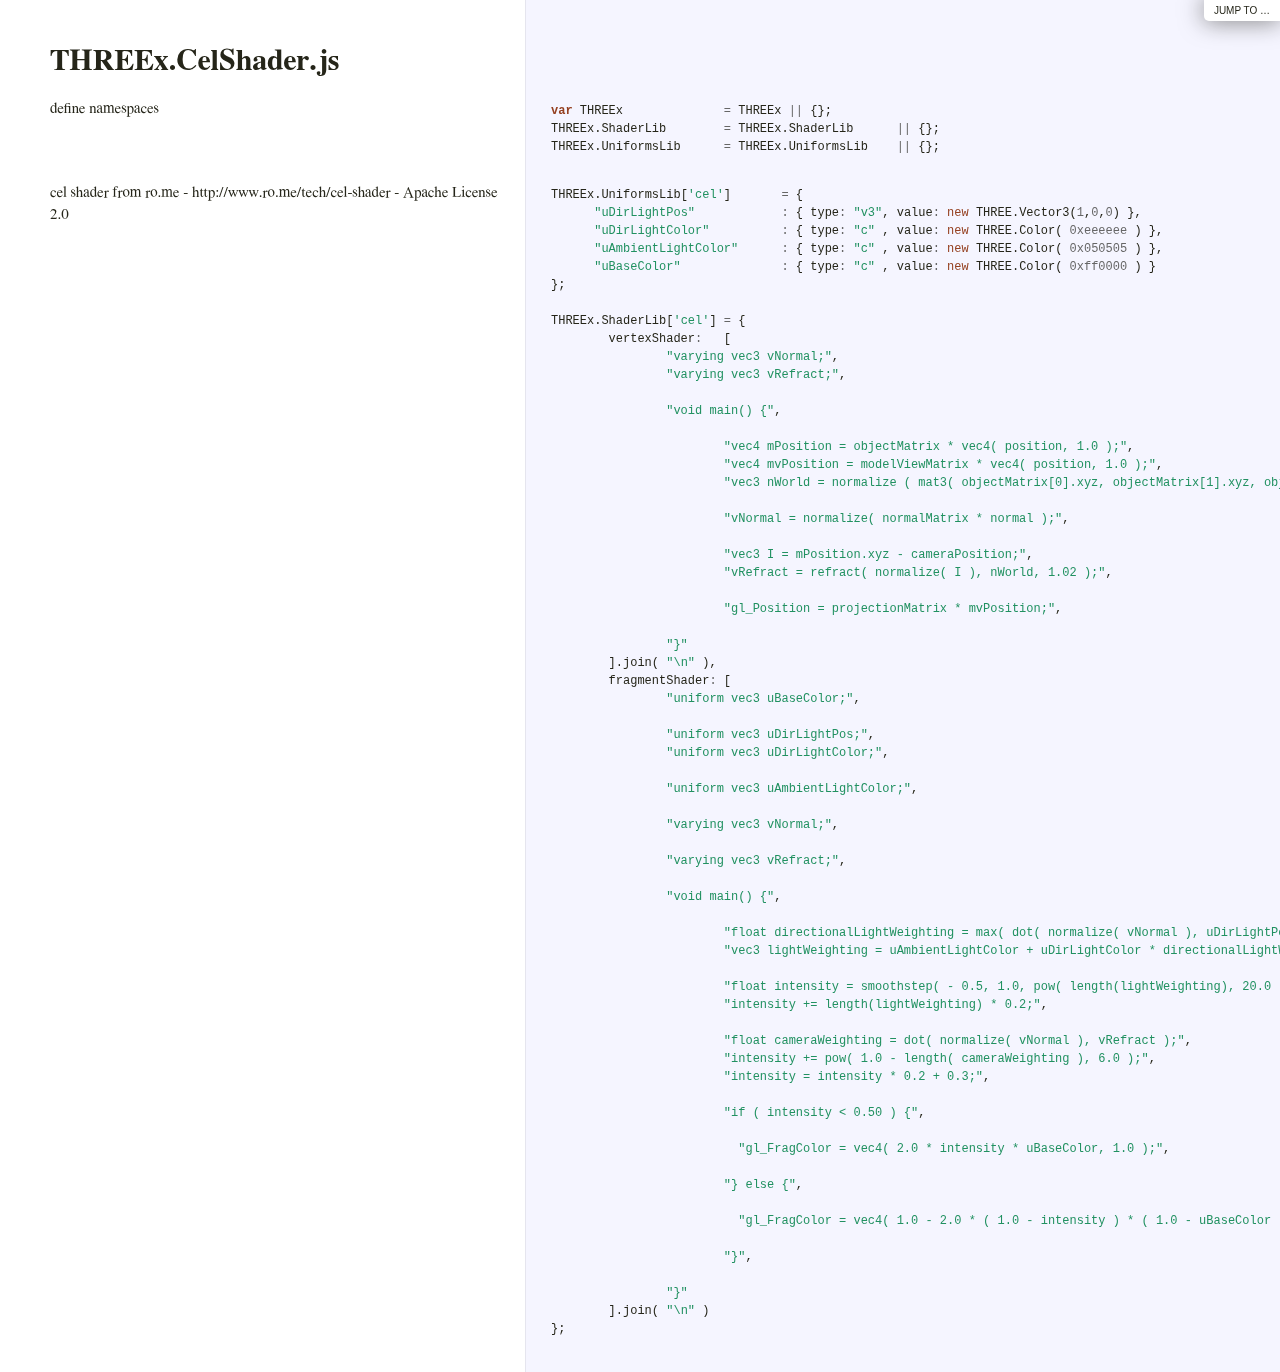
<file: smart-mouse-demo-server/www/scripts/vendor/threex/docs/THREEx.CelShader.html>
<!DOCTYPE html>  <html> <head>   <title>THREEx.CelShader.js</title>   <meta http-equiv="content-type" content="text/html; charset=UTF-8">   <link rel="stylesheet" media="all" href="docco.css" /> </head> <body>   <div id="container">     <div id="background"></div>            <div id="jump_to">         Jump To &hellip;         <div id="jump_wrapper">           <div id="jump_page">                                           <a class="source" href="THREEx.CelShader.html">                 THREEx.CelShader.js               </a>                                           <a class="source" href="THREEx.DeviceOrientationState.html">                 THREEx.DeviceOrientationState.js               </a>                                           <a class="source" href="THREEx.FullScreen.html">                 THREEx.FullScreen.js               </a>                                           <a class="source" href="THREEx.GeometryUtils.html">                 THREEx.GeometryUtils.js               </a>                                           <a class="source" href="THREEx.GeometryWobble.html">                 THREEx.GeometryWobble.js               </a>                                           <a class="source" href="THREEx.KeyboardState.html">                 THREEx.KeyboardState.js               </a>                                           <a class="source" href="THREEx.LogoTurtle.html">                 THREEx.LogoTurtle.js               </a>                                           <a class="source" href="THREEx.PlasmaShader.html">                 THREEx.PlasmaShader.js               </a>                                           <a class="source" href="THREEx.SkyMap.html">                 THREEx.SkyMap.js               </a>                                           <a class="source" href="THREEx.WindowResize.html">                 THREEx.WindowResize.js               </a>                                           <a class="source" href="THREEx.glCapability.html">                 THREEx.glCapability.js               </a>                                           <a class="source" href="THREEx.requestAnimationFrame.html">                 THREEx.requestAnimationFrame.js               </a>                                           <a class="source" href="THREEx.screenshot.html">                 THREEx.screenshot.js               </a>                                           <a class="source" href="threex.embedded.html">                 threex.embedded.js               </a>                        </div>         </div>       </div>          <table cellpadding="0" cellspacing="0">       <thead>         <tr>           <th class="docs">             <h1>               THREEx.CelShader.js             </h1>           </th>           <th class="code">           </th>         </tr>       </thead>       <tbody>                               <tr id="section-1">             <td class="docs">               <div class="pilwrap">                 <a class="pilcrow" href="#section-1">&#182;</a>               </div>               <p>define namespaces</p>             </td>             <td class="code">               <div class="highlight"><pre><span class="kd">var</span> <span class="nx">THREEx</span>		<span class="o">=</span> <span class="nx">THREEx</span> <span class="o">||</span> <span class="p">{};</span>
<span class="nx">THREEx</span><span class="p">.</span><span class="nx">ShaderLib</span>	<span class="o">=</span> <span class="nx">THREEx</span><span class="p">.</span><span class="nx">ShaderLib</span>	<span class="o">||</span> <span class="p">{};</span>
<span class="nx">THREEx</span><span class="p">.</span><span class="nx">UniformsLib</span>	<span class="o">=</span> <span class="nx">THREEx</span><span class="p">.</span><span class="nx">UniformsLib</span>	<span class="o">||</span> <span class="p">{};</span></pre></div>             </td>           </tr>                               <tr id="section-2">             <td class="docs">               <div class="pilwrap">                 <a class="pilcrow" href="#section-2">&#182;</a>               </div>               <p>cel shader from ro.me - http://www.ro.me/tech/cel-shader - Apache License 2.0</p>             </td>             <td class="code">               <div class="highlight"><pre><span class="nx">THREEx</span><span class="p">.</span><span class="nx">UniformsLib</span><span class="p">[</span><span class="s1">&#39;cel&#39;</span><span class="p">]</span>	<span class="o">=</span> <span class="p">{</span>
      <span class="s2">&quot;uDirLightPos&quot;</span>		<span class="o">:</span> <span class="p">{</span> <span class="nx">type</span><span class="o">:</span> <span class="s2">&quot;v3&quot;</span><span class="p">,</span> <span class="nx">value</span><span class="o">:</span> <span class="k">new</span> <span class="nx">THREE</span><span class="p">.</span><span class="nx">Vector3</span><span class="p">(</span><span class="mi">1</span><span class="p">,</span><span class="mi">0</span><span class="p">,</span><span class="mi">0</span><span class="p">)</span> <span class="p">},</span>
      <span class="s2">&quot;uDirLightColor&quot;</span>		<span class="o">:</span> <span class="p">{</span> <span class="nx">type</span><span class="o">:</span> <span class="s2">&quot;c&quot;</span> <span class="p">,</span> <span class="nx">value</span><span class="o">:</span> <span class="k">new</span> <span class="nx">THREE</span><span class="p">.</span><span class="nx">Color</span><span class="p">(</span> <span class="mh">0xeeeeee</span> <span class="p">)</span> <span class="p">},</span>
      <span class="s2">&quot;uAmbientLightColor&quot;</span>	<span class="o">:</span> <span class="p">{</span> <span class="nx">type</span><span class="o">:</span> <span class="s2">&quot;c&quot;</span> <span class="p">,</span> <span class="nx">value</span><span class="o">:</span> <span class="k">new</span> <span class="nx">THREE</span><span class="p">.</span><span class="nx">Color</span><span class="p">(</span> <span class="mh">0x050505</span> <span class="p">)</span> <span class="p">},</span>
      <span class="s2">&quot;uBaseColor&quot;</span>		<span class="o">:</span> <span class="p">{</span> <span class="nx">type</span><span class="o">:</span> <span class="s2">&quot;c&quot;</span> <span class="p">,</span> <span class="nx">value</span><span class="o">:</span> <span class="k">new</span> <span class="nx">THREE</span><span class="p">.</span><span class="nx">Color</span><span class="p">(</span> <span class="mh">0xff0000</span> <span class="p">)</span> <span class="p">}</span>
<span class="p">};</span>

<span class="nx">THREEx</span><span class="p">.</span><span class="nx">ShaderLib</span><span class="p">[</span><span class="s1">&#39;cel&#39;</span><span class="p">]</span>	<span class="o">=</span> <span class="p">{</span>
	<span class="nx">vertexShader</span><span class="o">:</span>	<span class="p">[</span>
		<span class="s2">&quot;varying vec3 vNormal;&quot;</span><span class="p">,</span>
		<span class="s2">&quot;varying vec3 vRefract;&quot;</span><span class="p">,</span>
		
		<span class="s2">&quot;void main() {&quot;</span><span class="p">,</span>
		
			<span class="s2">&quot;vec4 mPosition = objectMatrix * vec4( position, 1.0 );&quot;</span><span class="p">,</span>
			<span class="s2">&quot;vec4 mvPosition = modelViewMatrix * vec4( position, 1.0 );&quot;</span><span class="p">,</span>
			<span class="s2">&quot;vec3 nWorld = normalize ( mat3( objectMatrix[0].xyz, objectMatrix[1].xyz, objectMatrix[2].xyz ) * normal );&quot;</span><span class="p">,</span>
		      
			<span class="s2">&quot;vNormal = normalize( normalMatrix * normal );&quot;</span><span class="p">,</span>
		      
			<span class="s2">&quot;vec3 I = mPosition.xyz - cameraPosition;&quot;</span><span class="p">,</span>
			<span class="s2">&quot;vRefract = refract( normalize( I ), nWorld, 1.02 );&quot;</span><span class="p">,</span>
		      
			<span class="s2">&quot;gl_Position = projectionMatrix * mvPosition;&quot;</span><span class="p">,</span>
		
		<span class="s2">&quot;}&quot;</span>		
	<span class="p">].</span><span class="nx">join</span><span class="p">(</span> <span class="s2">&quot;\n&quot;</span> <span class="p">),</span>
	<span class="nx">fragmentShader</span><span class="o">:</span> <span class="p">[</span>
		<span class="s2">&quot;uniform vec3 uBaseColor;&quot;</span><span class="p">,</span>
		
		<span class="s2">&quot;uniform vec3 uDirLightPos;&quot;</span><span class="p">,</span>
		<span class="s2">&quot;uniform vec3 uDirLightColor;&quot;</span><span class="p">,</span>
		
		<span class="s2">&quot;uniform vec3 uAmbientLightColor;&quot;</span><span class="p">,</span>
		
		<span class="s2">&quot;varying vec3 vNormal;&quot;</span><span class="p">,</span>
		
		<span class="s2">&quot;varying vec3 vRefract;&quot;</span><span class="p">,</span>
		
		<span class="s2">&quot;void main() {&quot;</span><span class="p">,</span>
		
			<span class="s2">&quot;float directionalLightWeighting = max( dot( normalize( vNormal ), uDirLightPos ), 0.0);&quot;</span><span class="p">,</span>
			<span class="s2">&quot;vec3 lightWeighting = uAmbientLightColor + uDirLightColor * directionalLightWeighting;&quot;</span><span class="p">,</span>
		      
			<span class="s2">&quot;float intensity = smoothstep( - 0.5, 1.0, pow( length(lightWeighting), 20.0 ) );&quot;</span><span class="p">,</span>
			<span class="s2">&quot;intensity += length(lightWeighting) * 0.2;&quot;</span><span class="p">,</span>
		      
			<span class="s2">&quot;float cameraWeighting = dot( normalize( vNormal ), vRefract );&quot;</span><span class="p">,</span>
			<span class="s2">&quot;intensity += pow( 1.0 - length( cameraWeighting ), 6.0 );&quot;</span><span class="p">,</span>
			<span class="s2">&quot;intensity = intensity * 0.2 + 0.3;&quot;</span><span class="p">,</span>
		      
			<span class="s2">&quot;if ( intensity &lt; 0.50 ) {&quot;</span><span class="p">,</span>
		      
			  <span class="s2">&quot;gl_FragColor = vec4( 2.0 * intensity * uBaseColor, 1.0 );&quot;</span><span class="p">,</span>
		      
			<span class="s2">&quot;} else {&quot;</span><span class="p">,</span>
		      
			  <span class="s2">&quot;gl_FragColor = vec4( 1.0 - 2.0 * ( 1.0 - intensity ) * ( 1.0 - uBaseColor ), 1.0 );&quot;</span><span class="p">,</span>
		      
			<span class="s2">&quot;}&quot;</span><span class="p">,</span>
		
		<span class="s2">&quot;}&quot;</span>		
	<span class="p">].</span><span class="nx">join</span><span class="p">(</span> <span class="s2">&quot;\n&quot;</span> <span class="p">)</span>
<span class="p">};</span>

</pre></div>             </td>           </tr>                </tbody>     </table>   </div> </body> </html>
</file>
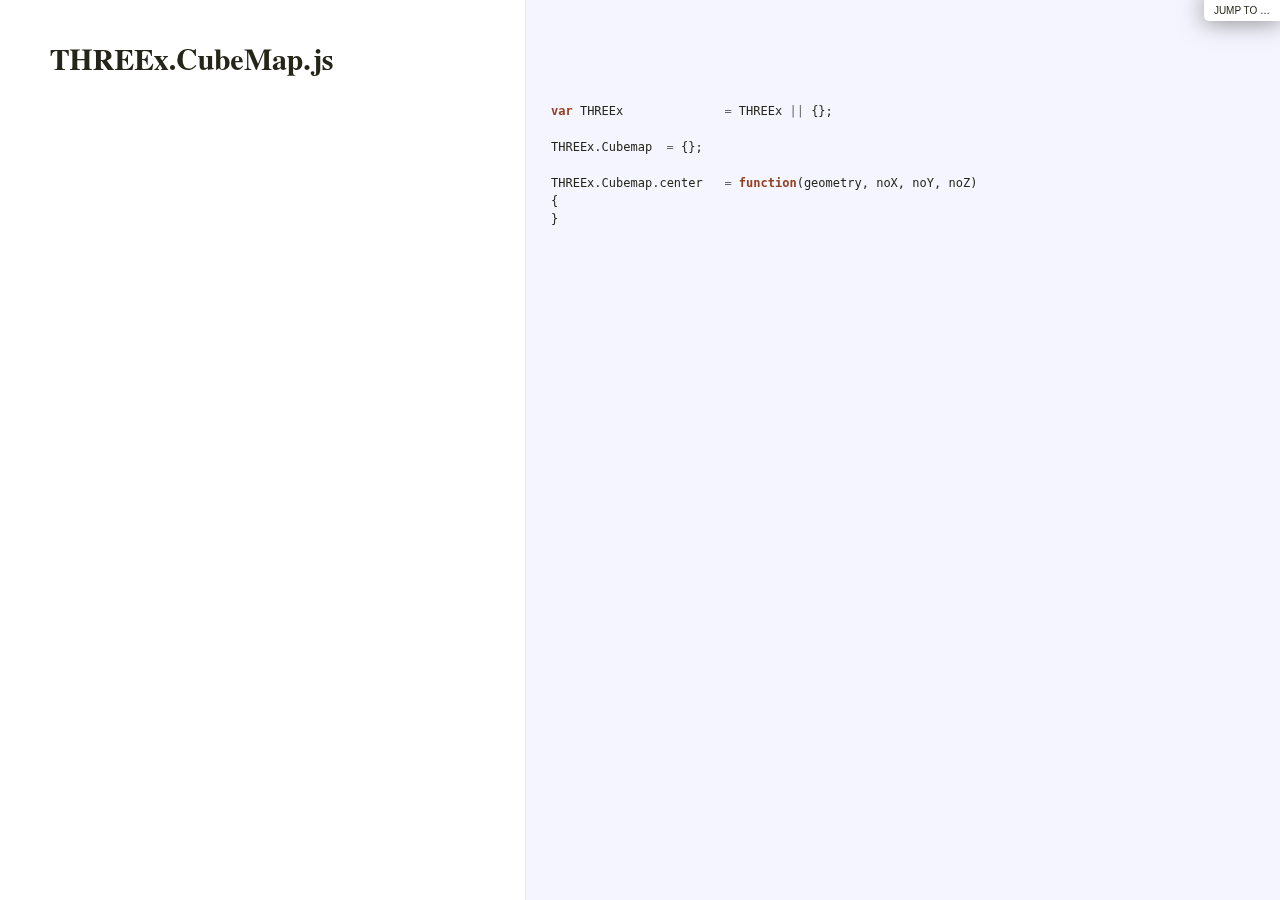
<file: smart-mouse-demo-server/www/scripts/vendor/threex/docs/THREEx.CubeMap.html>
<!DOCTYPE html>  <html> <head>   <title>THREEx.CubeMap.js</title>   <meta http-equiv="content-type" content="text/html; charset=UTF-8">   <link rel="stylesheet" media="all" href="docco.css" /> </head> <body>   <div id="container">     <div id="background"></div>            <div id="jump_to">         Jump To &hellip;         <div id="jump_wrapper">           <div id="jump_page">                                           <a class="source" href="THREEx.CelShader.html">                 THREEx.CelShader.js               </a>                                           <a class="source" href="THREEx.CubeMap.html">                 THREEx.CubeMap.js               </a>                                           <a class="source" href="THREEx.GeometryUtils.html">                 THREEx.GeometryUtils.js               </a>                                           <a class="source" href="THREEx.GeometryWobble.html">                 THREEx.GeometryWobble.js               </a>                                           <a class="source" href="THREEx.KeyboardState.html">                 THREEx.KeyboardState.js               </a>                                           <a class="source" href="THREEx.LogoTurtle.html">                 THREEx.LogoTurtle.js               </a>                                           <a class="source" href="THREEx.PlasmaShader.html">                 THREEx.PlasmaShader.js               </a>                                           <a class="source" href="THREEx.WindowResize.html">                 THREEx.WindowResize.js               </a>                                           <a class="source" href="THREEx.glCapability.html">                 THREEx.glCapability.js               </a>                                           <a class="source" href="THREEx.requestAnimationFrame.html">                 THREEx.requestAnimationFrame.js               </a>                                           <a class="source" href="THREEx.screenshot.html">                 THREEx.screenshot.js               </a>                        </div>         </div>       </div>          <table cellpadding="0" cellspacing="0">       <thead>         <tr>           <th class="docs">             <h1>               THREEx.CubeMap.js             </h1>           </th>           <th class="code">           </th>         </tr>       </thead>       <tbody>                               <tr id="section-1">             <td class="docs">               <div class="pilwrap">                 <a class="pilcrow" href="#section-1">&#182;</a>               </div>                            </td>             <td class="code">               <div class="highlight"><pre><span class="kd">var</span> <span class="nx">THREEx</span>		<span class="o">=</span> <span class="nx">THREEx</span> <span class="o">||</span> <span class="p">{};</span>

<span class="nx">THREEx</span><span class="p">.</span><span class="nx">Cubemap</span>	<span class="o">=</span> <span class="p">{};</span>

<span class="nx">THREEx</span><span class="p">.</span><span class="nx">Cubemap</span><span class="p">.</span><span class="nx">center</span>	<span class="o">=</span> <span class="kd">function</span><span class="p">(</span><span class="nx">geometry</span><span class="p">,</span> <span class="nx">noX</span><span class="p">,</span> <span class="nx">noY</span><span class="p">,</span> <span class="nx">noZ</span><span class="p">)</span>
<span class="p">{</span>
<span class="p">}</span>

</pre></div>             </td>           </tr>                </tbody>     </table>   </div> </body> </html>
</file>
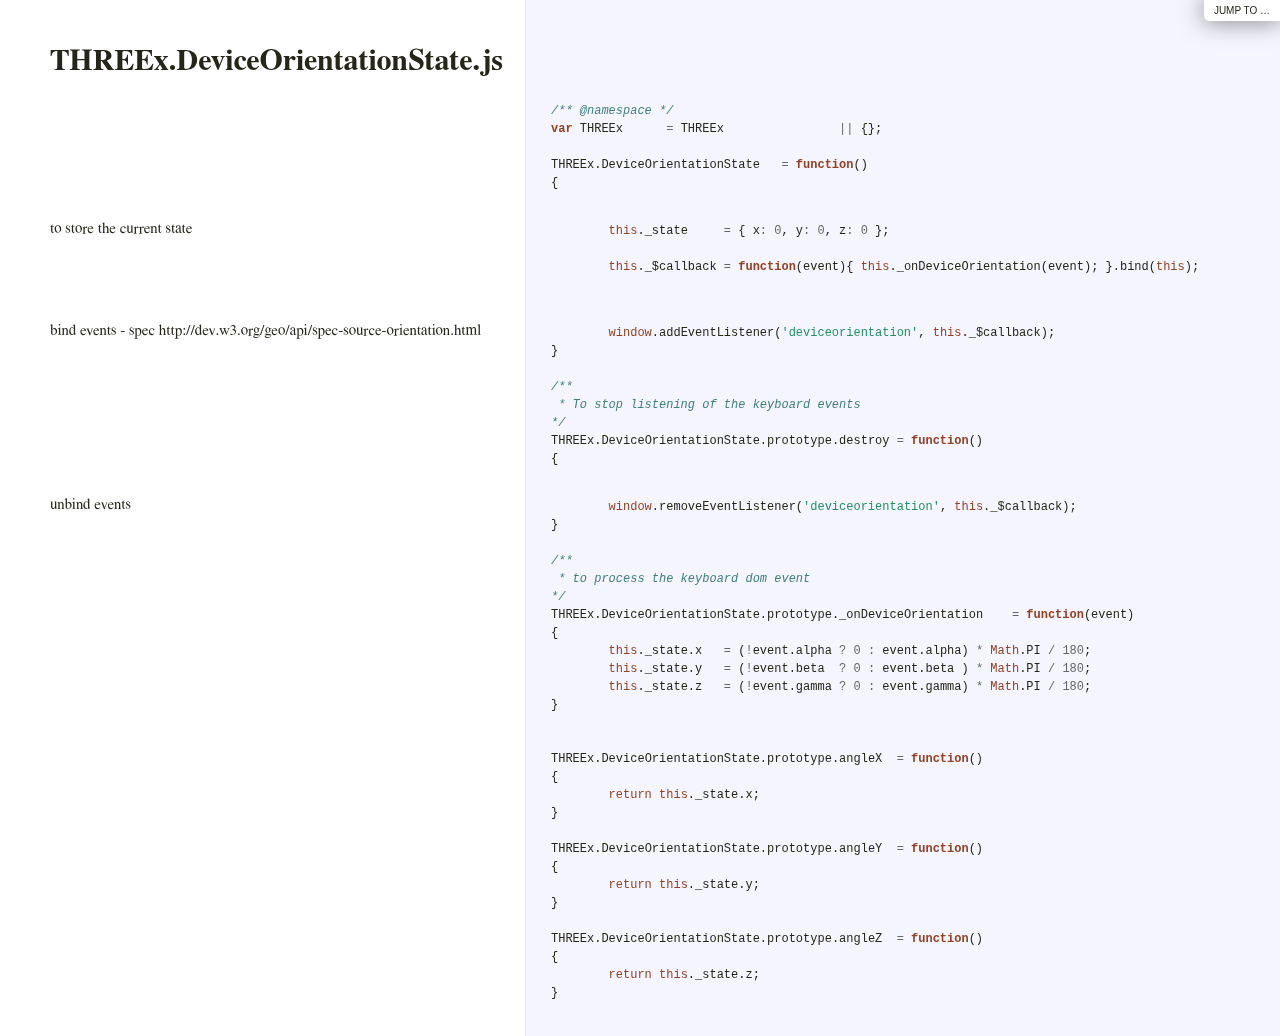
<file: smart-mouse-demo-server/www/scripts/vendor/threex/docs/THREEx.DeviceOrientationState.html>
<!DOCTYPE html>  <html> <head>   <title>THREEx.DeviceOrientationState.js</title>   <meta http-equiv="content-type" content="text/html; charset=UTF-8">   <link rel="stylesheet" media="all" href="docco.css" /> </head> <body>   <div id="container">     <div id="background"></div>            <div id="jump_to">         Jump To &hellip;         <div id="jump_wrapper">           <div id="jump_page">                                           <a class="source" href="THREEx.CelShader.html">                 THREEx.CelShader.js               </a>                                           <a class="source" href="THREEx.DeviceOrientationState.html">                 THREEx.DeviceOrientationState.js               </a>                                           <a class="source" href="THREEx.FullScreen.html">                 THREEx.FullScreen.js               </a>                                           <a class="source" href="THREEx.GeometryUtils.html">                 THREEx.GeometryUtils.js               </a>                                           <a class="source" href="THREEx.GeometryWobble.html">                 THREEx.GeometryWobble.js               </a>                                           <a class="source" href="THREEx.KeyboardState.html">                 THREEx.KeyboardState.js               </a>                                           <a class="source" href="THREEx.LogoTurtle.html">                 THREEx.LogoTurtle.js               </a>                                           <a class="source" href="THREEx.PlasmaShader.html">                 THREEx.PlasmaShader.js               </a>                                           <a class="source" href="THREEx.SkyMap.html">                 THREEx.SkyMap.js               </a>                                           <a class="source" href="THREEx.WindowResize.html">                 THREEx.WindowResize.js               </a>                                           <a class="source" href="THREEx.glCapability.html">                 THREEx.glCapability.js               </a>                                           <a class="source" href="THREEx.requestAnimationFrame.html">                 THREEx.requestAnimationFrame.js               </a>                                           <a class="source" href="THREEx.screenshot.html">                 THREEx.screenshot.js               </a>                                           <a class="source" href="threex.embedded.html">                 threex.embedded.js               </a>                        </div>         </div>       </div>          <table cellpadding="0" cellspacing="0">       <thead>         <tr>           <th class="docs">             <h1>               THREEx.DeviceOrientationState.js             </h1>           </th>           <th class="code">           </th>         </tr>       </thead>       <tbody>                               <tr id="section-1">             <td class="docs">               <div class="pilwrap">                 <a class="pilcrow" href="#section-1">&#182;</a>               </div>                            </td>             <td class="code">               <div class="highlight"><pre><span class="cm">/** @namespace */</span>
<span class="kd">var</span> <span class="nx">THREEx</span>	<span class="o">=</span> <span class="nx">THREEx</span> 		<span class="o">||</span> <span class="p">{};</span>

<span class="nx">THREEx</span><span class="p">.</span><span class="nx">DeviceOrientationState</span>	<span class="o">=</span> <span class="kd">function</span><span class="p">()</span>
<span class="p">{</span></pre></div>             </td>           </tr>                               <tr id="section-2">             <td class="docs">               <div class="pilwrap">                 <a class="pilcrow" href="#section-2">&#182;</a>               </div>               <p>to store the current state</p>             </td>             <td class="code">               <div class="highlight"><pre>	<span class="k">this</span><span class="p">.</span><span class="nx">_state</span>	<span class="o">=</span> <span class="p">{</span> <span class="nx">x</span><span class="o">:</span> <span class="mi">0</span><span class="p">,</span> <span class="nx">y</span><span class="o">:</span> <span class="mi">0</span><span class="p">,</span> <span class="nx">z</span><span class="o">:</span> <span class="mi">0</span> <span class="p">};</span>

	<span class="k">this</span><span class="p">.</span><span class="nx">_$callback</span>	<span class="o">=</span> <span class="kd">function</span><span class="p">(</span><span class="nx">event</span><span class="p">){</span> <span class="k">this</span><span class="p">.</span><span class="nx">_onDeviceOrientation</span><span class="p">(</span><span class="nx">event</span><span class="p">);</span> <span class="p">}.</span><span class="nx">bind</span><span class="p">(</span><span class="k">this</span><span class="p">);</span>
	</pre></div>             </td>           </tr>                               <tr id="section-3">             <td class="docs">               <div class="pilwrap">                 <a class="pilcrow" href="#section-3">&#182;</a>               </div>               <p>bind events
- spec http://dev.w3.org/geo/api/spec-source-orientation.html</p>             </td>             <td class="code">               <div class="highlight"><pre>	<span class="nb">window</span><span class="p">.</span><span class="nx">addEventListener</span><span class="p">(</span><span class="s1">&#39;deviceorientation&#39;</span><span class="p">,</span> <span class="k">this</span><span class="p">.</span><span class="nx">_$callback</span><span class="p">);</span>
<span class="p">}</span>

<span class="cm">/**</span>
<span class="cm"> * To stop listening of the keyboard events</span>
<span class="cm">*/</span>
<span class="nx">THREEx</span><span class="p">.</span><span class="nx">DeviceOrientationState</span><span class="p">.</span><span class="nx">prototype</span><span class="p">.</span><span class="nx">destroy</span>	<span class="o">=</span> <span class="kd">function</span><span class="p">()</span>
<span class="p">{</span></pre></div>             </td>           </tr>                               <tr id="section-4">             <td class="docs">               <div class="pilwrap">                 <a class="pilcrow" href="#section-4">&#182;</a>               </div>               <p>unbind events</p>             </td>             <td class="code">               <div class="highlight"><pre>	<span class="nb">window</span><span class="p">.</span><span class="nx">removeEventListener</span><span class="p">(</span><span class="s1">&#39;deviceorientation&#39;</span><span class="p">,</span> <span class="k">this</span><span class="p">.</span><span class="nx">_$callback</span><span class="p">);</span>
<span class="p">}</span>

<span class="cm">/**</span>
<span class="cm"> * to process the keyboard dom event</span>
<span class="cm">*/</span>
<span class="nx">THREEx</span><span class="p">.</span><span class="nx">DeviceOrientationState</span><span class="p">.</span><span class="nx">prototype</span><span class="p">.</span><span class="nx">_onDeviceOrientation</span>	<span class="o">=</span> <span class="kd">function</span><span class="p">(</span><span class="nx">event</span><span class="p">)</span>
<span class="p">{</span>
	<span class="k">this</span><span class="p">.</span><span class="nx">_state</span><span class="p">.</span><span class="nx">x</span>	<span class="o">=</span> <span class="p">(</span><span class="o">!</span><span class="nx">event</span><span class="p">.</span><span class="nx">alpha</span> <span class="o">?</span> <span class="mi">0</span> <span class="o">:</span> <span class="nx">event</span><span class="p">.</span><span class="nx">alpha</span><span class="p">)</span> <span class="o">*</span> <span class="nb">Math</span><span class="p">.</span><span class="nx">PI</span> <span class="o">/</span> <span class="mi">180</span><span class="p">;</span>
	<span class="k">this</span><span class="p">.</span><span class="nx">_state</span><span class="p">.</span><span class="nx">y</span>	<span class="o">=</span> <span class="p">(</span><span class="o">!</span><span class="nx">event</span><span class="p">.</span><span class="nx">beta</span>  <span class="o">?</span> <span class="mi">0</span> <span class="o">:</span> <span class="nx">event</span><span class="p">.</span><span class="nx">beta</span> <span class="p">)</span> <span class="o">*</span> <span class="nb">Math</span><span class="p">.</span><span class="nx">PI</span> <span class="o">/</span> <span class="mi">180</span><span class="p">;</span>
	<span class="k">this</span><span class="p">.</span><span class="nx">_state</span><span class="p">.</span><span class="nx">z</span>	<span class="o">=</span> <span class="p">(</span><span class="o">!</span><span class="nx">event</span><span class="p">.</span><span class="nx">gamma</span> <span class="o">?</span> <span class="mi">0</span> <span class="o">:</span> <span class="nx">event</span><span class="p">.</span><span class="nx">gamma</span><span class="p">)</span> <span class="o">*</span> <span class="nb">Math</span><span class="p">.</span><span class="nx">PI</span> <span class="o">/</span> <span class="mi">180</span><span class="p">;</span>
<span class="p">}</span>


<span class="nx">THREEx</span><span class="p">.</span><span class="nx">DeviceOrientationState</span><span class="p">.</span><span class="nx">prototype</span><span class="p">.</span><span class="nx">angleX</span>	<span class="o">=</span> <span class="kd">function</span><span class="p">()</span>
<span class="p">{</span>
	<span class="k">return</span> <span class="k">this</span><span class="p">.</span><span class="nx">_state</span><span class="p">.</span><span class="nx">x</span><span class="p">;</span>
<span class="p">}</span>

<span class="nx">THREEx</span><span class="p">.</span><span class="nx">DeviceOrientationState</span><span class="p">.</span><span class="nx">prototype</span><span class="p">.</span><span class="nx">angleY</span>	<span class="o">=</span> <span class="kd">function</span><span class="p">()</span>
<span class="p">{</span>
	<span class="k">return</span> <span class="k">this</span><span class="p">.</span><span class="nx">_state</span><span class="p">.</span><span class="nx">y</span><span class="p">;</span>
<span class="p">}</span>

<span class="nx">THREEx</span><span class="p">.</span><span class="nx">DeviceOrientationState</span><span class="p">.</span><span class="nx">prototype</span><span class="p">.</span><span class="nx">angleZ</span>	<span class="o">=</span> <span class="kd">function</span><span class="p">()</span>
<span class="p">{</span>
	<span class="k">return</span> <span class="k">this</span><span class="p">.</span><span class="nx">_state</span><span class="p">.</span><span class="nx">z</span><span class="p">;</span>
<span class="p">}</span>

</pre></div>             </td>           </tr>                </tbody>     </table>   </div> </body> </html>
</file>
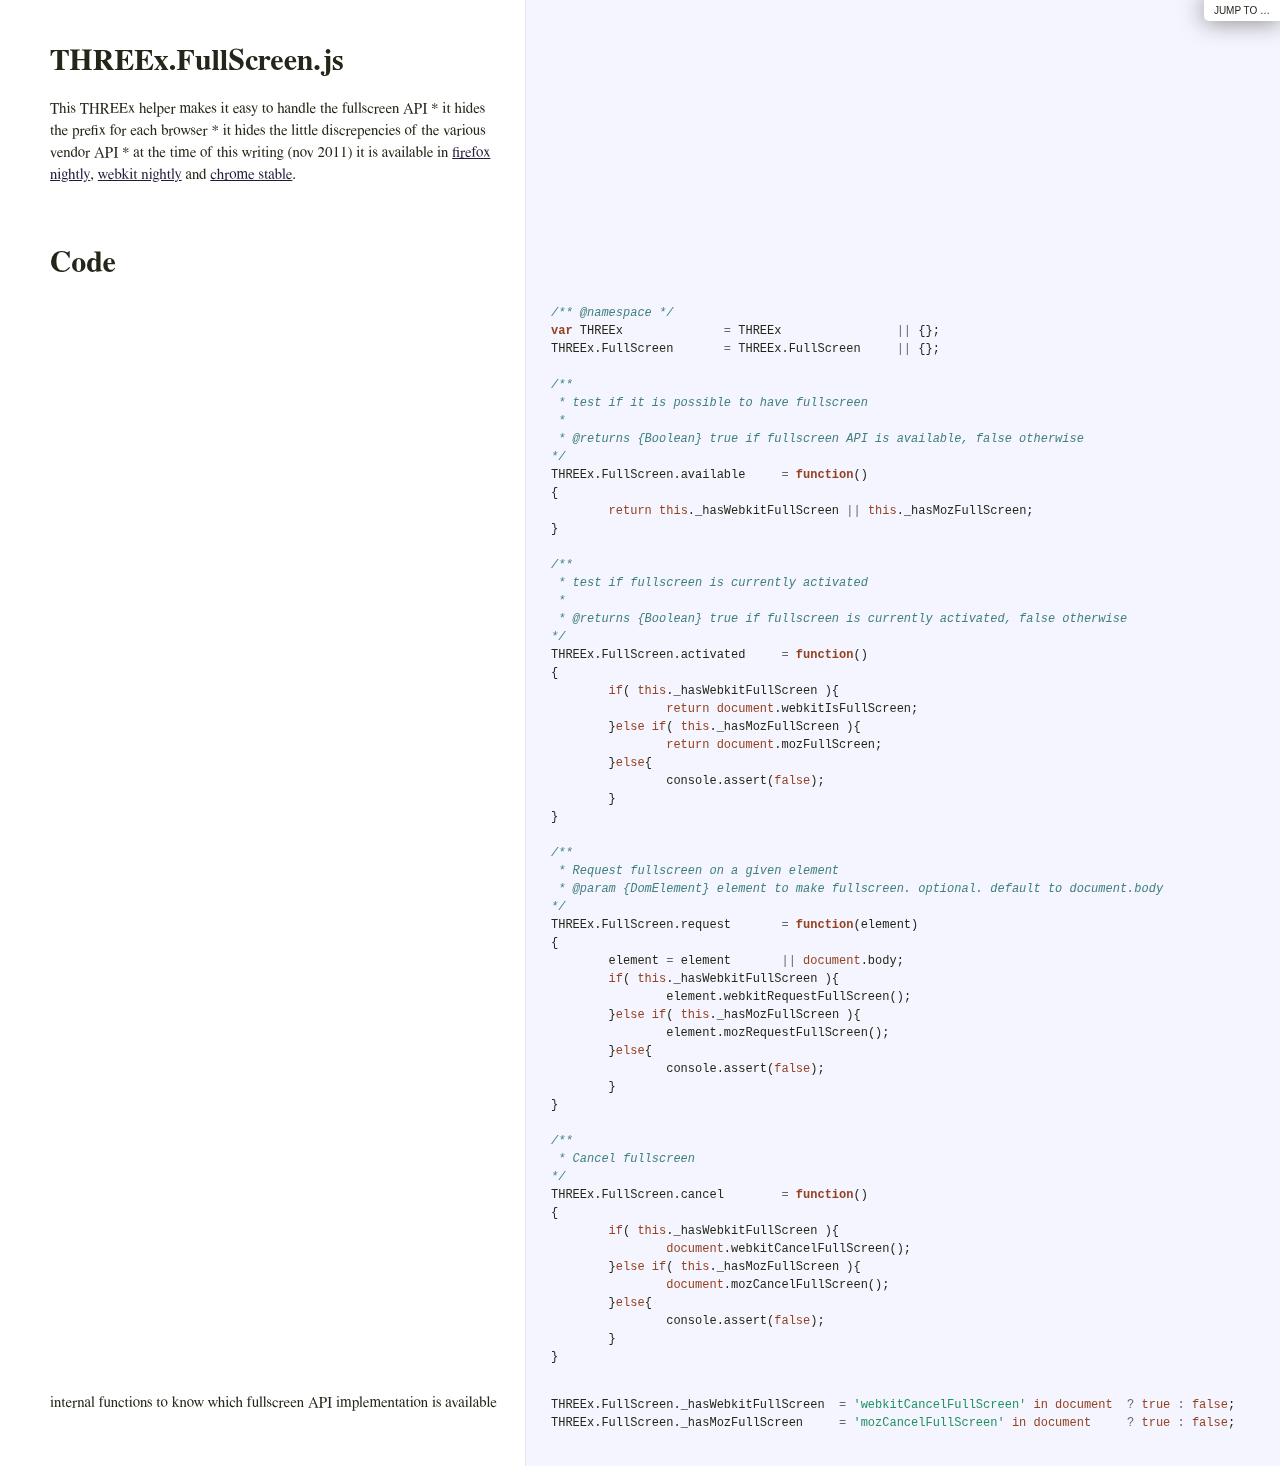
<file: smart-mouse-demo-server/www/scripts/vendor/threex/docs/THREEx.FullScreen.html>
<!DOCTYPE html>  <html> <head>   <title>THREEx.FullScreen.js</title>   <meta http-equiv="content-type" content="text/html; charset=UTF-8">   <link rel="stylesheet" media="all" href="docco.css" /> </head> <body>   <div id="container">     <div id="background"></div>            <div id="jump_to">         Jump To &hellip;         <div id="jump_wrapper">           <div id="jump_page">                                           <a class="source" href="THREEx.CelShader.html">                 THREEx.CelShader.js               </a>                                           <a class="source" href="THREEx.DeviceOrientationState.html">                 THREEx.DeviceOrientationState.js               </a>                                           <a class="source" href="THREEx.FullScreen.html">                 THREEx.FullScreen.js               </a>                                           <a class="source" href="THREEx.GeometryUtils.html">                 THREEx.GeometryUtils.js               </a>                                           <a class="source" href="THREEx.GeometryWobble.html">                 THREEx.GeometryWobble.js               </a>                                           <a class="source" href="THREEx.KeyboardState.html">                 THREEx.KeyboardState.js               </a>                                           <a class="source" href="THREEx.LogoTurtle.html">                 THREEx.LogoTurtle.js               </a>                                           <a class="source" href="THREEx.PlasmaShader.html">                 THREEx.PlasmaShader.js               </a>                                           <a class="source" href="THREEx.SkyMap.html">                 THREEx.SkyMap.js               </a>                                           <a class="source" href="THREEx.WindowResize.html">                 THREEx.WindowResize.js               </a>                                           <a class="source" href="THREEx.glCapability.html">                 THREEx.glCapability.js               </a>                                           <a class="source" href="THREEx.requestAnimationFrame.html">                 THREEx.requestAnimationFrame.js               </a>                                           <a class="source" href="THREEx.screenshot.html">                 THREEx.screenshot.js               </a>                                           <a class="source" href="threex.embedded.html">                 threex.embedded.js               </a>                        </div>         </div>       </div>          <table cellpadding="0" cellspacing="0">       <thead>         <tr>           <th class="docs">             <h1>               THREEx.FullScreen.js             </h1>           </th>           <th class="code">           </th>         </tr>       </thead>       <tbody>                               <tr id="section-1">             <td class="docs">               <div class="pilwrap">                 <a class="pilcrow" href="#section-1">&#182;</a>               </div>               <p>This THREEx helper makes it easy to handle the fullscreen API
* it hides the prefix for each browser
* it hides the little discrepencies of the various vendor API
* at the time of this writing (nov 2011) it is available in 
  <a href="http://blog.pearce.org.nz/2011/11/firefoxs-html-full-screen-api-enabled.html">firefox nightly</a>,
  <a href="http://peter.sh/2011/01/javascript-full-screen-api-navigation-timing-and-repeating-css-gradients/">webkit nightly</a> and
  <a href="http://updates.html5rocks.com/2011/10/Let-Your-Content-Do-the-Talking-Fullscreen-API">chrome stable</a>.</p>             </td>             <td class="code">               <div class="highlight"><pre></pre></div>             </td>           </tr>                               <tr id="section-2">             <td class="docs">               <div class="pilwrap">                 <a class="pilcrow" href="#section-2">&#182;</a>               </div>               <h1>Code</h1>             </td>             <td class="code">               <div class="highlight"><pre></pre></div>             </td>           </tr>                               <tr id="section-3">             <td class="docs">               <div class="pilwrap">                 <a class="pilcrow" href="#section-3">&#182;</a>               </div>                            </td>             <td class="code">               <div class="highlight"><pre><span class="cm">/** @namespace */</span>
<span class="kd">var</span> <span class="nx">THREEx</span>		<span class="o">=</span> <span class="nx">THREEx</span> 		<span class="o">||</span> <span class="p">{};</span>
<span class="nx">THREEx</span><span class="p">.</span><span class="nx">FullScreen</span>	<span class="o">=</span> <span class="nx">THREEx</span><span class="p">.</span><span class="nx">FullScreen</span>	<span class="o">||</span> <span class="p">{};</span>

<span class="cm">/**</span>
<span class="cm"> * test if it is possible to have fullscreen</span>
<span class="cm"> * </span>
<span class="cm"> * @returns {Boolean} true if fullscreen API is available, false otherwise</span>
<span class="cm">*/</span>
<span class="nx">THREEx</span><span class="p">.</span><span class="nx">FullScreen</span><span class="p">.</span><span class="nx">available</span>	<span class="o">=</span> <span class="kd">function</span><span class="p">()</span>
<span class="p">{</span>
	<span class="k">return</span> <span class="k">this</span><span class="p">.</span><span class="nx">_hasWebkitFullScreen</span> <span class="o">||</span> <span class="k">this</span><span class="p">.</span><span class="nx">_hasMozFullScreen</span><span class="p">;</span>
<span class="p">}</span>

<span class="cm">/**</span>
<span class="cm"> * test if fullscreen is currently activated</span>
<span class="cm"> * </span>
<span class="cm"> * @returns {Boolean} true if fullscreen is currently activated, false otherwise</span>
<span class="cm">*/</span>
<span class="nx">THREEx</span><span class="p">.</span><span class="nx">FullScreen</span><span class="p">.</span><span class="nx">activated</span>	<span class="o">=</span> <span class="kd">function</span><span class="p">()</span>
<span class="p">{</span>
	<span class="k">if</span><span class="p">(</span> <span class="k">this</span><span class="p">.</span><span class="nx">_hasWebkitFullScreen</span> <span class="p">){</span>
		<span class="k">return</span> <span class="nb">document</span><span class="p">.</span><span class="nx">webkitIsFullScreen</span><span class="p">;</span>
	<span class="p">}</span><span class="k">else</span> <span class="k">if</span><span class="p">(</span> <span class="k">this</span><span class="p">.</span><span class="nx">_hasMozFullScreen</span> <span class="p">){</span>
		<span class="k">return</span> <span class="nb">document</span><span class="p">.</span><span class="nx">mozFullScreen</span><span class="p">;</span>
	<span class="p">}</span><span class="k">else</span><span class="p">{</span>
		<span class="nx">console</span><span class="p">.</span><span class="nx">assert</span><span class="p">(</span><span class="kc">false</span><span class="p">);</span>
	<span class="p">}</span>
<span class="p">}</span>

<span class="cm">/**</span>
<span class="cm"> * Request fullscreen on a given element</span>
<span class="cm"> * @param {DomElement} element to make fullscreen. optional. default to document.body</span>
<span class="cm">*/</span>
<span class="nx">THREEx</span><span class="p">.</span><span class="nx">FullScreen</span><span class="p">.</span><span class="nx">request</span>	<span class="o">=</span> <span class="kd">function</span><span class="p">(</span><span class="nx">element</span><span class="p">)</span>
<span class="p">{</span>
	<span class="nx">element</span>	<span class="o">=</span> <span class="nx">element</span>	<span class="o">||</span> <span class="nb">document</span><span class="p">.</span><span class="nx">body</span><span class="p">;</span>
	<span class="k">if</span><span class="p">(</span> <span class="k">this</span><span class="p">.</span><span class="nx">_hasWebkitFullScreen</span> <span class="p">){</span>
		<span class="nx">element</span><span class="p">.</span><span class="nx">webkitRequestFullScreen</span><span class="p">();</span>
	<span class="p">}</span><span class="k">else</span> <span class="k">if</span><span class="p">(</span> <span class="k">this</span><span class="p">.</span><span class="nx">_hasMozFullScreen</span> <span class="p">){</span>
		<span class="nx">element</span><span class="p">.</span><span class="nx">mozRequestFullScreen</span><span class="p">();</span>
	<span class="p">}</span><span class="k">else</span><span class="p">{</span>
		<span class="nx">console</span><span class="p">.</span><span class="nx">assert</span><span class="p">(</span><span class="kc">false</span><span class="p">);</span>
	<span class="p">}</span>
<span class="p">}</span>

<span class="cm">/**</span>
<span class="cm"> * Cancel fullscreen</span>
<span class="cm">*/</span>
<span class="nx">THREEx</span><span class="p">.</span><span class="nx">FullScreen</span><span class="p">.</span><span class="nx">cancel</span>	<span class="o">=</span> <span class="kd">function</span><span class="p">()</span>
<span class="p">{</span>
	<span class="k">if</span><span class="p">(</span> <span class="k">this</span><span class="p">.</span><span class="nx">_hasWebkitFullScreen</span> <span class="p">){</span>
		<span class="nb">document</span><span class="p">.</span><span class="nx">webkitCancelFullScreen</span><span class="p">();</span>
	<span class="p">}</span><span class="k">else</span> <span class="k">if</span><span class="p">(</span> <span class="k">this</span><span class="p">.</span><span class="nx">_hasMozFullScreen</span> <span class="p">){</span>
		<span class="nb">document</span><span class="p">.</span><span class="nx">mozCancelFullScreen</span><span class="p">();</span>
	<span class="p">}</span><span class="k">else</span><span class="p">{</span>
		<span class="nx">console</span><span class="p">.</span><span class="nx">assert</span><span class="p">(</span><span class="kc">false</span><span class="p">);</span>
	<span class="p">}</span>
<span class="p">}</span></pre></div>             </td>           </tr>                               <tr id="section-4">             <td class="docs">               <div class="pilwrap">                 <a class="pilcrow" href="#section-4">&#182;</a>               </div>               <p>internal functions to know which fullscreen API implementation is available</p>             </td>             <td class="code">               <div class="highlight"><pre><span class="nx">THREEx</span><span class="p">.</span><span class="nx">FullScreen</span><span class="p">.</span><span class="nx">_hasWebkitFullScreen</span>	<span class="o">=</span> <span class="s1">&#39;webkitCancelFullScreen&#39;</span> <span class="k">in</span> <span class="nb">document</span>	<span class="o">?</span> <span class="kc">true</span> <span class="o">:</span> <span class="kc">false</span><span class="p">;</span>	
<span class="nx">THREEx</span><span class="p">.</span><span class="nx">FullScreen</span><span class="p">.</span><span class="nx">_hasMozFullScreen</span>	<span class="o">=</span> <span class="s1">&#39;mozCancelFullScreen&#39;</span> <span class="k">in</span> <span class="nb">document</span>	<span class="o">?</span> <span class="kc">true</span> <span class="o">:</span> <span class="kc">false</span><span class="p">;</span>	

</pre></div>             </td>           </tr>                </tbody>     </table>   </div> </body> </html>
</file>
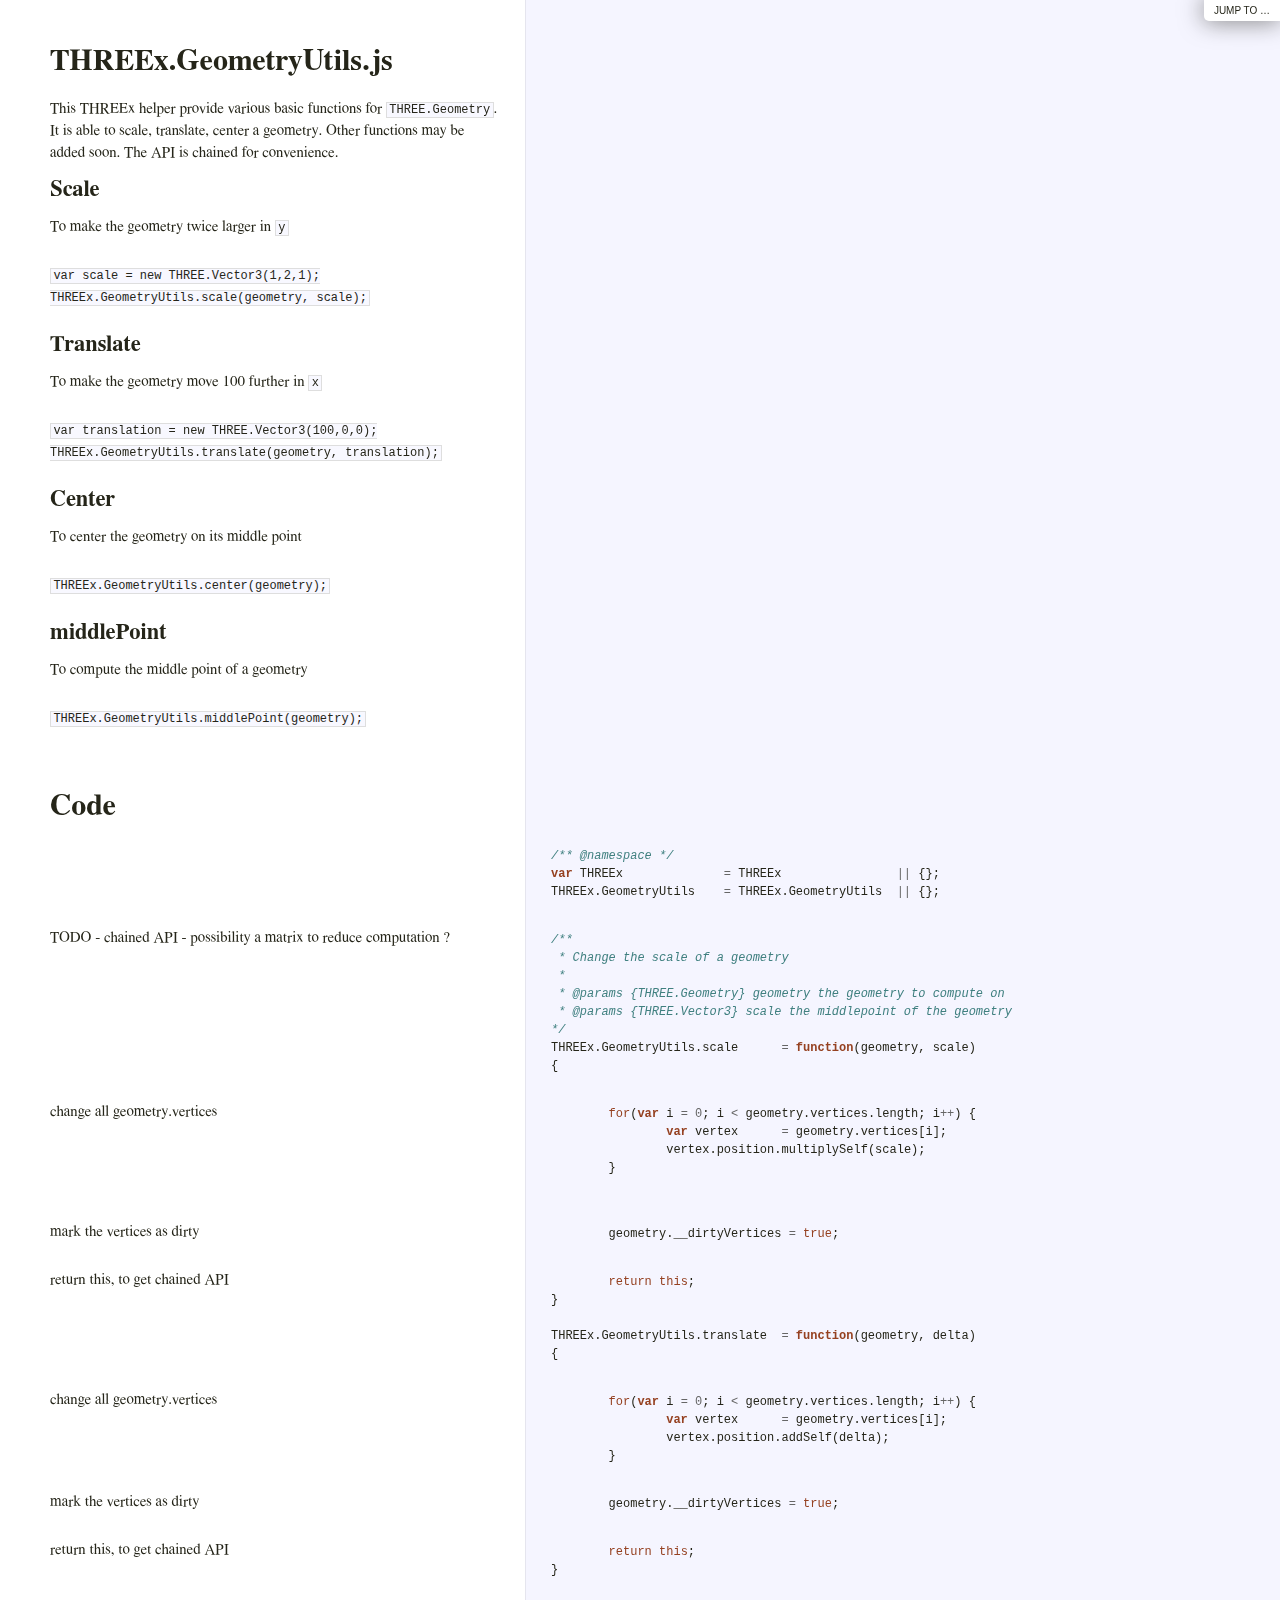
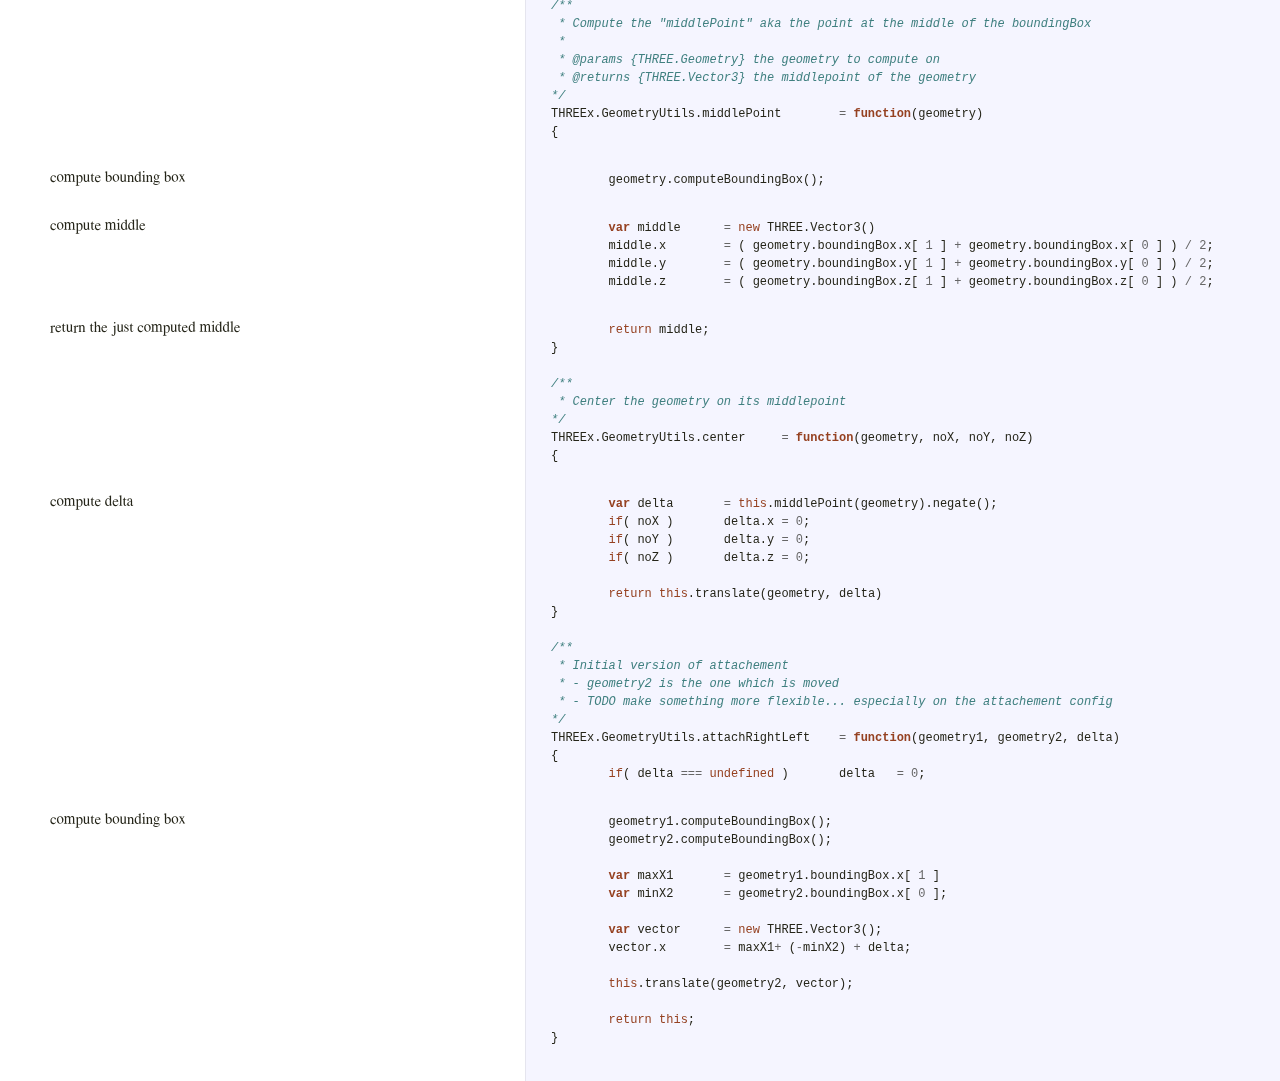
<file: smart-mouse-demo-server/www/scripts/vendor/threex/docs/THREEx.GeometryUtils.html>
<!DOCTYPE html>  <html> <head>   <title>THREEx.GeometryUtils.js</title>   <meta http-equiv="content-type" content="text/html; charset=UTF-8">   <link rel="stylesheet" media="all" href="docco.css" /> </head> <body>   <div id="container">     <div id="background"></div>            <div id="jump_to">         Jump To &hellip;         <div id="jump_wrapper">           <div id="jump_page">                                           <a class="source" href="THREEx.CelShader.html">                 THREEx.CelShader.js               </a>                                           <a class="source" href="THREEx.DeviceOrientationState.html">                 THREEx.DeviceOrientationState.js               </a>                                           <a class="source" href="THREEx.FullScreen.html">                 THREEx.FullScreen.js               </a>                                           <a class="source" href="THREEx.GeometryUtils.html">                 THREEx.GeometryUtils.js               </a>                                           <a class="source" href="THREEx.GeometryWobble.html">                 THREEx.GeometryWobble.js               </a>                                           <a class="source" href="THREEx.KeyboardState.html">                 THREEx.KeyboardState.js               </a>                                           <a class="source" href="THREEx.LogoTurtle.html">                 THREEx.LogoTurtle.js               </a>                                           <a class="source" href="THREEx.PlasmaShader.html">                 THREEx.PlasmaShader.js               </a>                                           <a class="source" href="THREEx.SkyMap.html">                 THREEx.SkyMap.js               </a>                                           <a class="source" href="THREEx.WindowResize.html">                 THREEx.WindowResize.js               </a>                                           <a class="source" href="THREEx.glCapability.html">                 THREEx.glCapability.js               </a>                                           <a class="source" href="THREEx.requestAnimationFrame.html">                 THREEx.requestAnimationFrame.js               </a>                                           <a class="source" href="THREEx.screenshot.html">                 THREEx.screenshot.js               </a>                                           <a class="source" href="threex.embedded.html">                 threex.embedded.js               </a>                        </div>         </div>       </div>          <table cellpadding="0" cellspacing="0">       <thead>         <tr>           <th class="docs">             <h1>               THREEx.GeometryUtils.js             </h1>           </th>           <th class="code">           </th>         </tr>       </thead>       <tbody>                               <tr id="section-1">             <td class="docs">               <div class="pilwrap">                 <a class="pilcrow" href="#section-1">&#182;</a>               </div>               <p>This THREEx helper provide various basic functions for <code>THREE.Geometry</code>.
It is able to scale, translate, center a geometry. Other functions may be
added soon.
The API is chained for convenience.</p>

<h2>Scale</h2>

<p>To make the geometry twice larger in <code>y</code></p>             </td>             <td class="code">               <div class="highlight"><pre></pre></div>             </td>           </tr>                               <tr id="section-2">             <td class="docs">               <div class="pilwrap">                 <a class="pilcrow" href="#section-2">&#182;</a>               </div>               <p><code>
  var scale = new THREE.Vector3(1,2,1);
  THREEx.GeometryUtils.scale(geometry, scale);
</code></p>             </td>             <td class="code">               <div class="highlight"><pre></pre></div>             </td>           </tr>                               <tr id="section-3">             <td class="docs">               <div class="pilwrap">                 <a class="pilcrow" href="#section-3">&#182;</a>               </div>               <h2>Translate</h2>

<p>To make the geometry move 100 further in <code>x</code></p>             </td>             <td class="code">               <div class="highlight"><pre></pre></div>             </td>           </tr>                               <tr id="section-4">             <td class="docs">               <div class="pilwrap">                 <a class="pilcrow" href="#section-4">&#182;</a>               </div>               <p><code>
  var translation = new THREE.Vector3(100,0,0);
  THREEx.GeometryUtils.translate(geometry, translation);
</code></p>             </td>             <td class="code">               <div class="highlight"><pre></pre></div>             </td>           </tr>                               <tr id="section-5">             <td class="docs">               <div class="pilwrap">                 <a class="pilcrow" href="#section-5">&#182;</a>               </div>               <h2>Center</h2>

<p>To center the geometry on its middle point</p>             </td>             <td class="code">               <div class="highlight"><pre></pre></div>             </td>           </tr>                               <tr id="section-6">             <td class="docs">               <div class="pilwrap">                 <a class="pilcrow" href="#section-6">&#182;</a>               </div>               <p><code>
  THREEx.GeometryUtils.center(geometry);
</code></p>             </td>             <td class="code">               <div class="highlight"><pre></pre></div>             </td>           </tr>                               <tr id="section-7">             <td class="docs">               <div class="pilwrap">                 <a class="pilcrow" href="#section-7">&#182;</a>               </div>               <h2>middlePoint</h2>

<p>To compute the middle point of a geometry</p>             </td>             <td class="code">               <div class="highlight"><pre></pre></div>             </td>           </tr>                               <tr id="section-8">             <td class="docs">               <div class="pilwrap">                 <a class="pilcrow" href="#section-8">&#182;</a>               </div>               <p><code>
  THREEx.GeometryUtils.middlePoint(geometry);
</code></p>             </td>             <td class="code">               <div class="highlight"><pre></pre></div>             </td>           </tr>                               <tr id="section-9">             <td class="docs">               <div class="pilwrap">                 <a class="pilcrow" href="#section-9">&#182;</a>               </div>               <h1>Code</h1>             </td>             <td class="code">               <div class="highlight"><pre></pre></div>             </td>           </tr>                               <tr id="section-10">             <td class="docs">               <div class="pilwrap">                 <a class="pilcrow" href="#section-10">&#182;</a>               </div>                            </td>             <td class="code">               <div class="highlight"><pre><span class="cm">/** @namespace */</span>
<span class="kd">var</span> <span class="nx">THREEx</span>		<span class="o">=</span> <span class="nx">THREEx</span> 		<span class="o">||</span> <span class="p">{};</span>
<span class="nx">THREEx</span><span class="p">.</span><span class="nx">GeometryUtils</span>	<span class="o">=</span> <span class="nx">THREEx</span><span class="p">.</span><span class="nx">GeometryUtils</span>	<span class="o">||</span> <span class="p">{};</span></pre></div>             </td>           </tr>                               <tr id="section-11">             <td class="docs">               <div class="pilwrap">                 <a class="pilcrow" href="#section-11">&#182;</a>               </div>               <p>TODO
- chained API
- possibility a matrix to reduce computation ?</p>             </td>             <td class="code">               <div class="highlight"><pre><span class="cm">/**</span>
<span class="cm"> * Change the scale of a geometry</span>
<span class="cm"> * </span>
<span class="cm"> * @params {THREE.Geometry} geometry the geometry to compute on</span>
<span class="cm"> * @params {THREE.Vector3} scale the middlepoint of the geometry</span>
<span class="cm">*/</span>
<span class="nx">THREEx</span><span class="p">.</span><span class="nx">GeometryUtils</span><span class="p">.</span><span class="nx">scale</span>	<span class="o">=</span> <span class="kd">function</span><span class="p">(</span><span class="nx">geometry</span><span class="p">,</span> <span class="nx">scale</span><span class="p">)</span>
<span class="p">{</span></pre></div>             </td>           </tr>                               <tr id="section-12">             <td class="docs">               <div class="pilwrap">                 <a class="pilcrow" href="#section-12">&#182;</a>               </div>               <p>change all geometry.vertices</p>             </td>             <td class="code">               <div class="highlight"><pre>	<span class="k">for</span><span class="p">(</span><span class="kd">var</span> <span class="nx">i</span> <span class="o">=</span> <span class="mi">0</span><span class="p">;</span> <span class="nx">i</span> <span class="o">&lt;</span> <span class="nx">geometry</span><span class="p">.</span><span class="nx">vertices</span><span class="p">.</span><span class="nx">length</span><span class="p">;</span> <span class="nx">i</span><span class="o">++</span><span class="p">)</span> <span class="p">{</span>
		<span class="kd">var</span> <span class="nx">vertex</span>	<span class="o">=</span> <span class="nx">geometry</span><span class="p">.</span><span class="nx">vertices</span><span class="p">[</span><span class="nx">i</span><span class="p">];</span>
		<span class="nx">vertex</span><span class="p">.</span><span class="nx">position</span><span class="p">.</span><span class="nx">multiplySelf</span><span class="p">(</span><span class="nx">scale</span><span class="p">);</span> 
	<span class="p">}</span>
	</pre></div>             </td>           </tr>                               <tr id="section-13">             <td class="docs">               <div class="pilwrap">                 <a class="pilcrow" href="#section-13">&#182;</a>               </div>               <p>mark the vertices as dirty</p>             </td>             <td class="code">               <div class="highlight"><pre>	<span class="nx">geometry</span><span class="p">.</span><span class="nx">__dirtyVertices</span> <span class="o">=</span> <span class="kc">true</span><span class="p">;</span></pre></div>             </td>           </tr>                               <tr id="section-14">             <td class="docs">               <div class="pilwrap">                 <a class="pilcrow" href="#section-14">&#182;</a>               </div>               <p>return this, to get chained API    </p>             </td>             <td class="code">               <div class="highlight"><pre>	<span class="k">return</span> <span class="k">this</span><span class="p">;</span>
<span class="p">}</span>

<span class="nx">THREEx</span><span class="p">.</span><span class="nx">GeometryUtils</span><span class="p">.</span><span class="nx">translate</span>	<span class="o">=</span> <span class="kd">function</span><span class="p">(</span><span class="nx">geometry</span><span class="p">,</span> <span class="nx">delta</span><span class="p">)</span>
<span class="p">{</span></pre></div>             </td>           </tr>                               <tr id="section-15">             <td class="docs">               <div class="pilwrap">                 <a class="pilcrow" href="#section-15">&#182;</a>               </div>               <p>change all geometry.vertices</p>             </td>             <td class="code">               <div class="highlight"><pre>	<span class="k">for</span><span class="p">(</span><span class="kd">var</span> <span class="nx">i</span> <span class="o">=</span> <span class="mi">0</span><span class="p">;</span> <span class="nx">i</span> <span class="o">&lt;</span> <span class="nx">geometry</span><span class="p">.</span><span class="nx">vertices</span><span class="p">.</span><span class="nx">length</span><span class="p">;</span> <span class="nx">i</span><span class="o">++</span><span class="p">)</span> <span class="p">{</span>
		<span class="kd">var</span> <span class="nx">vertex</span>	<span class="o">=</span> <span class="nx">geometry</span><span class="p">.</span><span class="nx">vertices</span><span class="p">[</span><span class="nx">i</span><span class="p">];</span>
		<span class="nx">vertex</span><span class="p">.</span><span class="nx">position</span><span class="p">.</span><span class="nx">addSelf</span><span class="p">(</span><span class="nx">delta</span><span class="p">);</span> 
	<span class="p">}</span></pre></div>             </td>           </tr>                               <tr id="section-16">             <td class="docs">               <div class="pilwrap">                 <a class="pilcrow" href="#section-16">&#182;</a>               </div>               <p>mark the vertices as dirty</p>             </td>             <td class="code">               <div class="highlight"><pre>	<span class="nx">geometry</span><span class="p">.</span><span class="nx">__dirtyVertices</span> <span class="o">=</span> <span class="kc">true</span><span class="p">;</span></pre></div>             </td>           </tr>                               <tr id="section-17">             <td class="docs">               <div class="pilwrap">                 <a class="pilcrow" href="#section-17">&#182;</a>               </div>               <p>return this, to get chained API    </p>             </td>             <td class="code">               <div class="highlight"><pre>	<span class="k">return</span> <span class="k">this</span><span class="p">;</span>
<span class="p">}</span>

<span class="cm">/**</span>
<span class="cm"> * Compute the &quot;middlePoint&quot; aka the point at the middle of the boundingBox</span>
<span class="cm"> * </span>
<span class="cm"> * @params {THREE.Geometry} the geometry to compute on</span>
<span class="cm"> * @returns {THREE.Vector3} the middlepoint of the geometry</span>
<span class="cm">*/</span>
<span class="nx">THREEx</span><span class="p">.</span><span class="nx">GeometryUtils</span><span class="p">.</span><span class="nx">middlePoint</span>	<span class="o">=</span> <span class="kd">function</span><span class="p">(</span><span class="nx">geometry</span><span class="p">)</span>
<span class="p">{</span></pre></div>             </td>           </tr>                               <tr id="section-18">             <td class="docs">               <div class="pilwrap">                 <a class="pilcrow" href="#section-18">&#182;</a>               </div>               <p>compute bounding box</p>             </td>             <td class="code">               <div class="highlight"><pre>	<span class="nx">geometry</span><span class="p">.</span><span class="nx">computeBoundingBox</span><span class="p">();</span></pre></div>             </td>           </tr>                               <tr id="section-19">             <td class="docs">               <div class="pilwrap">                 <a class="pilcrow" href="#section-19">&#182;</a>               </div>               <p>compute middle</p>             </td>             <td class="code">               <div class="highlight"><pre>	<span class="kd">var</span> <span class="nx">middle</span>	<span class="o">=</span> <span class="k">new</span> <span class="nx">THREE</span><span class="p">.</span><span class="nx">Vector3</span><span class="p">()</span>
	<span class="nx">middle</span><span class="p">.</span><span class="nx">x</span>	<span class="o">=</span> <span class="p">(</span> <span class="nx">geometry</span><span class="p">.</span><span class="nx">boundingBox</span><span class="p">.</span><span class="nx">x</span><span class="p">[</span> <span class="mi">1</span> <span class="p">]</span> <span class="o">+</span> <span class="nx">geometry</span><span class="p">.</span><span class="nx">boundingBox</span><span class="p">.</span><span class="nx">x</span><span class="p">[</span> <span class="mi">0</span> <span class="p">]</span> <span class="p">)</span> <span class="o">/</span> <span class="mi">2</span><span class="p">;</span>
	<span class="nx">middle</span><span class="p">.</span><span class="nx">y</span>	<span class="o">=</span> <span class="p">(</span> <span class="nx">geometry</span><span class="p">.</span><span class="nx">boundingBox</span><span class="p">.</span><span class="nx">y</span><span class="p">[</span> <span class="mi">1</span> <span class="p">]</span> <span class="o">+</span> <span class="nx">geometry</span><span class="p">.</span><span class="nx">boundingBox</span><span class="p">.</span><span class="nx">y</span><span class="p">[</span> <span class="mi">0</span> <span class="p">]</span> <span class="p">)</span> <span class="o">/</span> <span class="mi">2</span><span class="p">;</span>
	<span class="nx">middle</span><span class="p">.</span><span class="nx">z</span>	<span class="o">=</span> <span class="p">(</span> <span class="nx">geometry</span><span class="p">.</span><span class="nx">boundingBox</span><span class="p">.</span><span class="nx">z</span><span class="p">[</span> <span class="mi">1</span> <span class="p">]</span> <span class="o">+</span> <span class="nx">geometry</span><span class="p">.</span><span class="nx">boundingBox</span><span class="p">.</span><span class="nx">z</span><span class="p">[</span> <span class="mi">0</span> <span class="p">]</span> <span class="p">)</span> <span class="o">/</span> <span class="mi">2</span><span class="p">;</span></pre></div>             </td>           </tr>                               <tr id="section-20">             <td class="docs">               <div class="pilwrap">                 <a class="pilcrow" href="#section-20">&#182;</a>               </div>               <p>return the just computed middle</p>             </td>             <td class="code">               <div class="highlight"><pre>	<span class="k">return</span> <span class="nx">middle</span><span class="p">;</span>
<span class="p">}</span>

<span class="cm">/**</span>
<span class="cm"> * Center the geometry on its middlepoint</span>
<span class="cm">*/</span>
<span class="nx">THREEx</span><span class="p">.</span><span class="nx">GeometryUtils</span><span class="p">.</span><span class="nx">center</span>	<span class="o">=</span> <span class="kd">function</span><span class="p">(</span><span class="nx">geometry</span><span class="p">,</span> <span class="nx">noX</span><span class="p">,</span> <span class="nx">noY</span><span class="p">,</span> <span class="nx">noZ</span><span class="p">)</span>
<span class="p">{</span></pre></div>             </td>           </tr>                               <tr id="section-21">             <td class="docs">               <div class="pilwrap">                 <a class="pilcrow" href="#section-21">&#182;</a>               </div>               <p>compute delta</p>             </td>             <td class="code">               <div class="highlight"><pre>	<span class="kd">var</span> <span class="nx">delta</span>	<span class="o">=</span> <span class="k">this</span><span class="p">.</span><span class="nx">middlePoint</span><span class="p">(</span><span class="nx">geometry</span><span class="p">).</span><span class="nx">negate</span><span class="p">();</span>
	<span class="k">if</span><span class="p">(</span> <span class="nx">noX</span> <span class="p">)</span>	<span class="nx">delta</span><span class="p">.</span><span class="nx">x</span>	<span class="o">=</span> <span class="mi">0</span><span class="p">;</span>
	<span class="k">if</span><span class="p">(</span> <span class="nx">noY</span> <span class="p">)</span>	<span class="nx">delta</span><span class="p">.</span><span class="nx">y</span>	<span class="o">=</span> <span class="mi">0</span><span class="p">;</span>
	<span class="k">if</span><span class="p">(</span> <span class="nx">noZ</span> <span class="p">)</span>	<span class="nx">delta</span><span class="p">.</span><span class="nx">z</span>	<span class="o">=</span> <span class="mi">0</span><span class="p">;</span>

	<span class="k">return</span> <span class="k">this</span><span class="p">.</span><span class="nx">translate</span><span class="p">(</span><span class="nx">geometry</span><span class="p">,</span> <span class="nx">delta</span><span class="p">)</span>
<span class="p">}</span>

<span class="cm">/**</span>
<span class="cm"> * Initial version of attachement</span>
<span class="cm"> * - geometry2 is the one which is moved</span>
<span class="cm"> * - TODO make something more flexible... especially on the attachement config</span>
<span class="cm">*/</span>
<span class="nx">THREEx</span><span class="p">.</span><span class="nx">GeometryUtils</span><span class="p">.</span><span class="nx">attachRightLeft</span>	<span class="o">=</span> <span class="kd">function</span><span class="p">(</span><span class="nx">geometry1</span><span class="p">,</span> <span class="nx">geometry2</span><span class="p">,</span> <span class="nx">delta</span><span class="p">)</span>
<span class="p">{</span>
	<span class="k">if</span><span class="p">(</span> <span class="nx">delta</span> <span class="o">===</span> <span class="kc">undefined</span> <span class="p">)</span>	<span class="nx">delta</span>	<span class="o">=</span> <span class="mi">0</span><span class="p">;</span></pre></div>             </td>           </tr>                               <tr id="section-22">             <td class="docs">               <div class="pilwrap">                 <a class="pilcrow" href="#section-22">&#182;</a>               </div>               <p>compute bounding box</p>             </td>             <td class="code">               <div class="highlight"><pre>	<span class="nx">geometry1</span><span class="p">.</span><span class="nx">computeBoundingBox</span><span class="p">();</span>
	<span class="nx">geometry2</span><span class="p">.</span><span class="nx">computeBoundingBox</span><span class="p">();</span>
	
	<span class="kd">var</span> <span class="nx">maxX1</span>	<span class="o">=</span> <span class="nx">geometry1</span><span class="p">.</span><span class="nx">boundingBox</span><span class="p">.</span><span class="nx">x</span><span class="p">[</span> <span class="mi">1</span> <span class="p">]</span>
	<span class="kd">var</span> <span class="nx">minX2</span>	<span class="o">=</span> <span class="nx">geometry2</span><span class="p">.</span><span class="nx">boundingBox</span><span class="p">.</span><span class="nx">x</span><span class="p">[</span> <span class="mi">0</span> <span class="p">];</span>

	<span class="kd">var</span> <span class="nx">vector</span>	<span class="o">=</span> <span class="k">new</span> <span class="nx">THREE</span><span class="p">.</span><span class="nx">Vector3</span><span class="p">();</span>
	<span class="nx">vector</span><span class="p">.</span><span class="nx">x</span>	<span class="o">=</span> <span class="nx">maxX1</span><span class="o">+</span> <span class="p">(</span><span class="o">-</span><span class="nx">minX2</span><span class="p">)</span> <span class="o">+</span> <span class="nx">delta</span><span class="p">;</span>

	<span class="k">this</span><span class="p">.</span><span class="nx">translate</span><span class="p">(</span><span class="nx">geometry2</span><span class="p">,</span> <span class="nx">vector</span><span class="p">);</span>
	
	<span class="k">return</span> <span class="k">this</span><span class="p">;</span>
<span class="p">}</span>

</pre></div>             </td>           </tr>                </tbody>     </table>   </div> </body> </html>
</file>
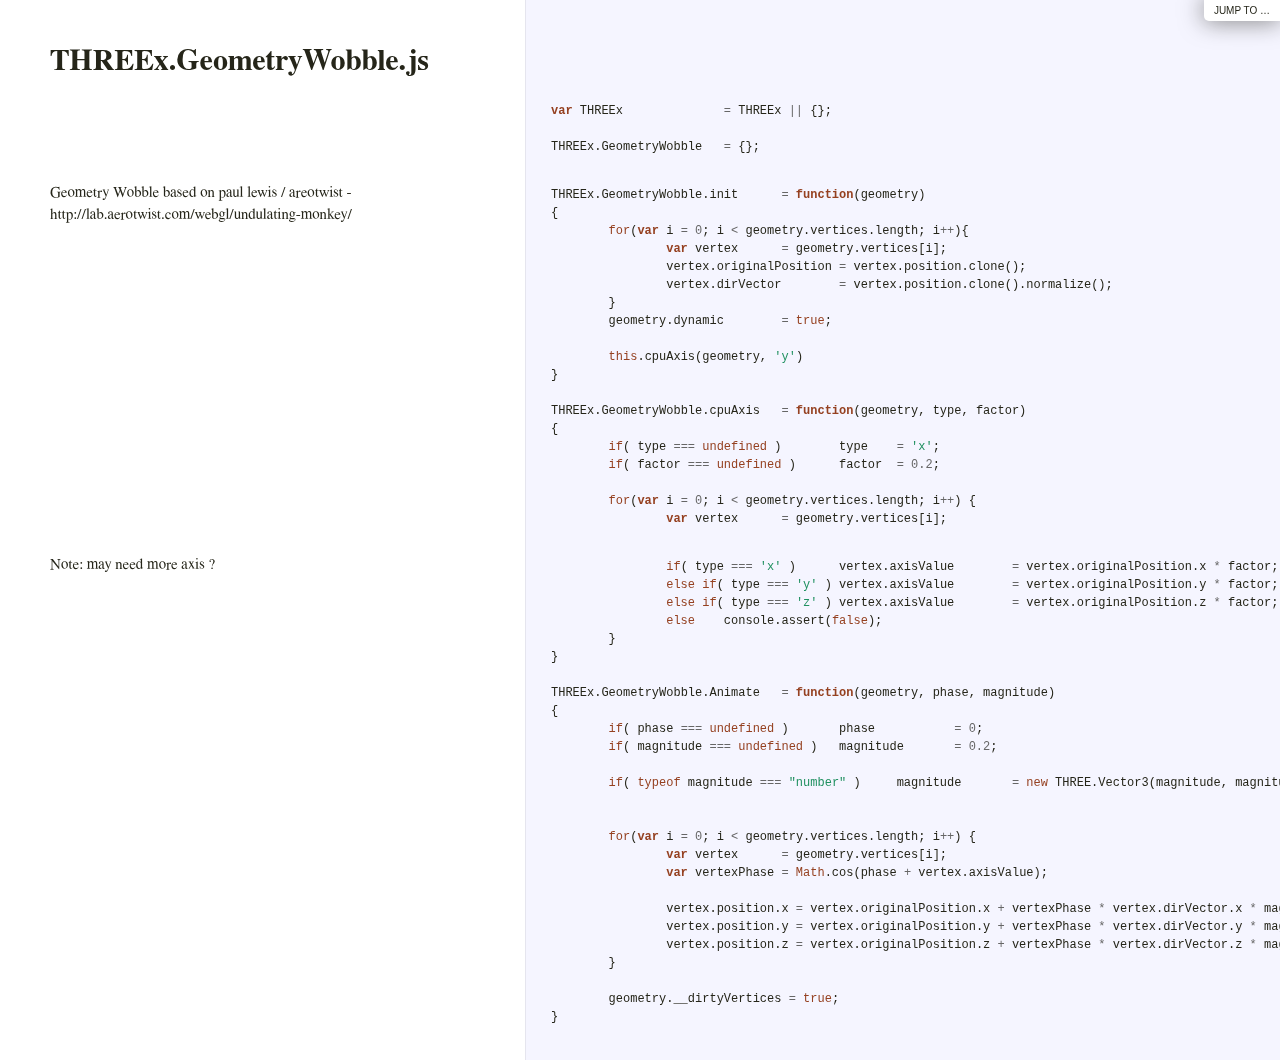
<file: smart-mouse-demo-server/www/scripts/vendor/threex/docs/THREEx.GeometryWobble.html>
<!DOCTYPE html>  <html> <head>   <title>THREEx.GeometryWobble.js</title>   <meta http-equiv="content-type" content="text/html; charset=UTF-8">   <link rel="stylesheet" media="all" href="docco.css" /> </head> <body>   <div id="container">     <div id="background"></div>            <div id="jump_to">         Jump To &hellip;         <div id="jump_wrapper">           <div id="jump_page">                                           <a class="source" href="THREEx.CelShader.html">                 THREEx.CelShader.js               </a>                                           <a class="source" href="THREEx.DeviceOrientationState.html">                 THREEx.DeviceOrientationState.js               </a>                                           <a class="source" href="THREEx.FullScreen.html">                 THREEx.FullScreen.js               </a>                                           <a class="source" href="THREEx.GeometryUtils.html">                 THREEx.GeometryUtils.js               </a>                                           <a class="source" href="THREEx.GeometryWobble.html">                 THREEx.GeometryWobble.js               </a>                                           <a class="source" href="THREEx.KeyboardState.html">                 THREEx.KeyboardState.js               </a>                                           <a class="source" href="THREEx.LogoTurtle.html">                 THREEx.LogoTurtle.js               </a>                                           <a class="source" href="THREEx.PlasmaShader.html">                 THREEx.PlasmaShader.js               </a>                                           <a class="source" href="THREEx.SkyMap.html">                 THREEx.SkyMap.js               </a>                                           <a class="source" href="THREEx.WindowResize.html">                 THREEx.WindowResize.js               </a>                                           <a class="source" href="THREEx.glCapability.html">                 THREEx.glCapability.js               </a>                                           <a class="source" href="THREEx.requestAnimationFrame.html">                 THREEx.requestAnimationFrame.js               </a>                                           <a class="source" href="THREEx.screenshot.html">                 THREEx.screenshot.js               </a>                                           <a class="source" href="threex.embedded.html">                 threex.embedded.js               </a>                        </div>         </div>       </div>          <table cellpadding="0" cellspacing="0">       <thead>         <tr>           <th class="docs">             <h1>               THREEx.GeometryWobble.js             </h1>           </th>           <th class="code">           </th>         </tr>       </thead>       <tbody>                               <tr id="section-1">             <td class="docs">               <div class="pilwrap">                 <a class="pilcrow" href="#section-1">&#182;</a>               </div>                            </td>             <td class="code">               <div class="highlight"><pre><span class="kd">var</span> <span class="nx">THREEx</span>		<span class="o">=</span> <span class="nx">THREEx</span> <span class="o">||</span> <span class="p">{};</span>

<span class="nx">THREEx</span><span class="p">.</span><span class="nx">GeometryWobble</span>	<span class="o">=</span> <span class="p">{};</span></pre></div>             </td>           </tr>                               <tr id="section-2">             <td class="docs">               <div class="pilwrap">                 <a class="pilcrow" href="#section-2">&#182;</a>               </div>               <p>Geometry Wobble
based on paul lewis / areotwist - http://lab.aerotwist.com/webgl/undulating-monkey/</p>             </td>             <td class="code">               <div class="highlight"><pre><span class="nx">THREEx</span><span class="p">.</span><span class="nx">GeometryWobble</span><span class="p">.</span><span class="nx">init</span>	<span class="o">=</span> <span class="kd">function</span><span class="p">(</span><span class="nx">geometry</span><span class="p">)</span>
<span class="p">{</span>
	<span class="k">for</span><span class="p">(</span><span class="kd">var</span> <span class="nx">i</span> <span class="o">=</span> <span class="mi">0</span><span class="p">;</span> <span class="nx">i</span> <span class="o">&lt;</span> <span class="nx">geometry</span><span class="p">.</span><span class="nx">vertices</span><span class="p">.</span><span class="nx">length</span><span class="p">;</span> <span class="nx">i</span><span class="o">++</span><span class="p">){</span>
		<span class="kd">var</span> <span class="nx">vertex</span>	<span class="o">=</span> <span class="nx">geometry</span><span class="p">.</span><span class="nx">vertices</span><span class="p">[</span><span class="nx">i</span><span class="p">];</span>
		<span class="nx">vertex</span><span class="p">.</span><span class="nx">originalPosition</span>	<span class="o">=</span> <span class="nx">vertex</span><span class="p">.</span><span class="nx">position</span><span class="p">.</span><span class="nx">clone</span><span class="p">();</span>
		<span class="nx">vertex</span><span class="p">.</span><span class="nx">dirVector</span>	<span class="o">=</span> <span class="nx">vertex</span><span class="p">.</span><span class="nx">position</span><span class="p">.</span><span class="nx">clone</span><span class="p">().</span><span class="nx">normalize</span><span class="p">();</span>
	<span class="p">}</span>
	<span class="nx">geometry</span><span class="p">.</span><span class="nx">dynamic</span>	<span class="o">=</span> <span class="kc">true</span><span class="p">;</span>
	
	<span class="k">this</span><span class="p">.</span><span class="nx">cpuAxis</span><span class="p">(</span><span class="nx">geometry</span><span class="p">,</span> <span class="s1">&#39;y&#39;</span><span class="p">)</span>
<span class="p">}</span>

<span class="nx">THREEx</span><span class="p">.</span><span class="nx">GeometryWobble</span><span class="p">.</span><span class="nx">cpuAxis</span>	<span class="o">=</span> <span class="kd">function</span><span class="p">(</span><span class="nx">geometry</span><span class="p">,</span> <span class="nx">type</span><span class="p">,</span> <span class="nx">factor</span><span class="p">)</span>
<span class="p">{</span>
	<span class="k">if</span><span class="p">(</span> <span class="nx">type</span> <span class="o">===</span> <span class="kc">undefined</span> <span class="p">)</span>	<span class="nx">type</span>	<span class="o">=</span> <span class="s1">&#39;x&#39;</span><span class="p">;</span>
	<span class="k">if</span><span class="p">(</span> <span class="nx">factor</span> <span class="o">===</span> <span class="kc">undefined</span> <span class="p">)</span>	<span class="nx">factor</span>	<span class="o">=</span> <span class="mf">0.2</span><span class="p">;</span>
	
	<span class="k">for</span><span class="p">(</span><span class="kd">var</span> <span class="nx">i</span> <span class="o">=</span> <span class="mi">0</span><span class="p">;</span> <span class="nx">i</span> <span class="o">&lt;</span> <span class="nx">geometry</span><span class="p">.</span><span class="nx">vertices</span><span class="p">.</span><span class="nx">length</span><span class="p">;</span> <span class="nx">i</span><span class="o">++</span><span class="p">)</span> <span class="p">{</span>
		<span class="kd">var</span> <span class="nx">vertex</span>	<span class="o">=</span> <span class="nx">geometry</span><span class="p">.</span><span class="nx">vertices</span><span class="p">[</span><span class="nx">i</span><span class="p">];</span></pre></div>             </td>           </tr>                               <tr id="section-3">             <td class="docs">               <div class="pilwrap">                 <a class="pilcrow" href="#section-3">&#182;</a>               </div>               <p>Note: may need more axis ?</p>             </td>             <td class="code">               <div class="highlight"><pre>		<span class="k">if</span><span class="p">(</span> <span class="nx">type</span> <span class="o">===</span> <span class="s1">&#39;x&#39;</span> <span class="p">)</span>	<span class="nx">vertex</span><span class="p">.</span><span class="nx">axisValue</span>	<span class="o">=</span> <span class="nx">vertex</span><span class="p">.</span><span class="nx">originalPosition</span><span class="p">.</span><span class="nx">x</span> <span class="o">*</span> <span class="nx">factor</span><span class="p">;</span>
		<span class="k">else</span> <span class="k">if</span><span class="p">(</span> <span class="nx">type</span> <span class="o">===</span> <span class="s1">&#39;y&#39;</span> <span class="p">)</span>	<span class="nx">vertex</span><span class="p">.</span><span class="nx">axisValue</span>	<span class="o">=</span> <span class="nx">vertex</span><span class="p">.</span><span class="nx">originalPosition</span><span class="p">.</span><span class="nx">y</span> <span class="o">*</span> <span class="nx">factor</span><span class="p">;</span>
		<span class="k">else</span> <span class="k">if</span><span class="p">(</span> <span class="nx">type</span> <span class="o">===</span> <span class="s1">&#39;z&#39;</span> <span class="p">)</span>	<span class="nx">vertex</span><span class="p">.</span><span class="nx">axisValue</span>	<span class="o">=</span> <span class="nx">vertex</span><span class="p">.</span><span class="nx">originalPosition</span><span class="p">.</span><span class="nx">z</span> <span class="o">*</span> <span class="nx">factor</span><span class="p">;</span>
		<span class="k">else</span>	<span class="nx">console</span><span class="p">.</span><span class="nx">assert</span><span class="p">(</span><span class="kc">false</span><span class="p">);</span>
	<span class="p">}</span>
<span class="p">}</span>

<span class="nx">THREEx</span><span class="p">.</span><span class="nx">GeometryWobble</span><span class="p">.</span><span class="nx">Animate</span>	<span class="o">=</span> <span class="kd">function</span><span class="p">(</span><span class="nx">geometry</span><span class="p">,</span> <span class="nx">phase</span><span class="p">,</span> <span class="nx">magnitude</span><span class="p">)</span>
<span class="p">{</span>
	<span class="k">if</span><span class="p">(</span> <span class="nx">phase</span> <span class="o">===</span> <span class="kc">undefined</span> <span class="p">)</span>	<span class="nx">phase</span>		<span class="o">=</span> <span class="mi">0</span><span class="p">;</span>
	<span class="k">if</span><span class="p">(</span> <span class="nx">magnitude</span> <span class="o">===</span> <span class="kc">undefined</span> <span class="p">)</span>	<span class="nx">magnitude</span>	<span class="o">=</span> <span class="mf">0.2</span><span class="p">;</span>
	
	<span class="k">if</span><span class="p">(</span> <span class="k">typeof</span> <span class="nx">magnitude</span> <span class="o">===</span> <span class="s2">&quot;number&quot;</span> <span class="p">)</span>	<span class="nx">magnitude</span>	<span class="o">=</span> <span class="k">new</span> <span class="nx">THREE</span><span class="p">.</span><span class="nx">Vector3</span><span class="p">(</span><span class="nx">magnitude</span><span class="p">,</span> <span class="nx">magnitude</span><span class="p">,</span> <span class="nx">magnitude</span><span class="p">)</span>


	<span class="k">for</span><span class="p">(</span><span class="kd">var</span> <span class="nx">i</span> <span class="o">=</span> <span class="mi">0</span><span class="p">;</span> <span class="nx">i</span> <span class="o">&lt;</span> <span class="nx">geometry</span><span class="p">.</span><span class="nx">vertices</span><span class="p">.</span><span class="nx">length</span><span class="p">;</span> <span class="nx">i</span><span class="o">++</span><span class="p">)</span> <span class="p">{</span>
		<span class="kd">var</span> <span class="nx">vertex</span>	<span class="o">=</span> <span class="nx">geometry</span><span class="p">.</span><span class="nx">vertices</span><span class="p">[</span><span class="nx">i</span><span class="p">];</span>
		<span class="kd">var</span> <span class="nx">vertexPhase</span>	<span class="o">=</span> <span class="nb">Math</span><span class="p">.</span><span class="nx">cos</span><span class="p">(</span><span class="nx">phase</span> <span class="o">+</span> <span class="nx">vertex</span><span class="p">.</span><span class="nx">axisValue</span><span class="p">);</span>
		
		<span class="nx">vertex</span><span class="p">.</span><span class="nx">position</span><span class="p">.</span><span class="nx">x</span> <span class="o">=</span> <span class="nx">vertex</span><span class="p">.</span><span class="nx">originalPosition</span><span class="p">.</span><span class="nx">x</span> <span class="o">+</span> <span class="nx">vertexPhase</span> <span class="o">*</span> <span class="nx">vertex</span><span class="p">.</span><span class="nx">dirVector</span><span class="p">.</span><span class="nx">x</span> <span class="o">*</span> <span class="nx">magnitude</span><span class="p">.</span><span class="nx">x</span><span class="p">;</span>
		<span class="nx">vertex</span><span class="p">.</span><span class="nx">position</span><span class="p">.</span><span class="nx">y</span> <span class="o">=</span> <span class="nx">vertex</span><span class="p">.</span><span class="nx">originalPosition</span><span class="p">.</span><span class="nx">y</span> <span class="o">+</span> <span class="nx">vertexPhase</span> <span class="o">*</span> <span class="nx">vertex</span><span class="p">.</span><span class="nx">dirVector</span><span class="p">.</span><span class="nx">y</span> <span class="o">*</span> <span class="nx">magnitude</span><span class="p">.</span><span class="nx">y</span><span class="p">;</span>
		<span class="nx">vertex</span><span class="p">.</span><span class="nx">position</span><span class="p">.</span><span class="nx">z</span> <span class="o">=</span> <span class="nx">vertex</span><span class="p">.</span><span class="nx">originalPosition</span><span class="p">.</span><span class="nx">z</span> <span class="o">+</span> <span class="nx">vertexPhase</span> <span class="o">*</span> <span class="nx">vertex</span><span class="p">.</span><span class="nx">dirVector</span><span class="p">.</span><span class="nx">z</span> <span class="o">*</span> <span class="nx">magnitude</span><span class="p">.</span><span class="nx">z</span><span class="p">;</span>
	<span class="p">}</span>
	
	<span class="nx">geometry</span><span class="p">.</span><span class="nx">__dirtyVertices</span> <span class="o">=</span> <span class="kc">true</span><span class="p">;</span>
<span class="p">}</span>

</pre></div>             </td>           </tr>                </tbody>     </table>   </div> </body> </html>
</file>
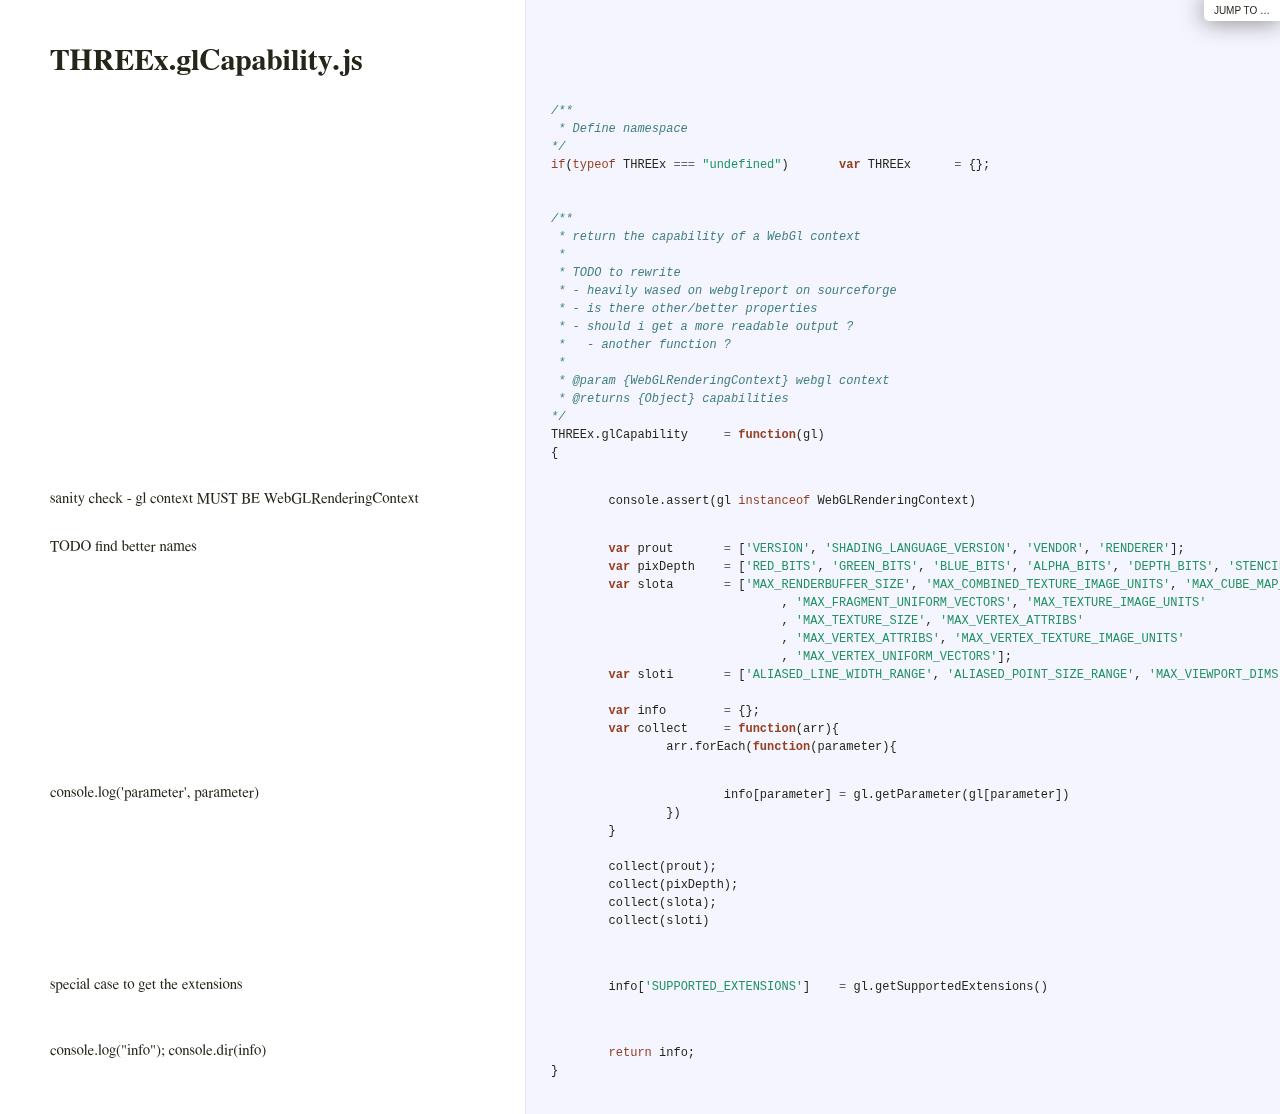
<file: smart-mouse-demo-server/www/scripts/vendor/threex/docs/THREEx.glCapability.html>
<!DOCTYPE html>  <html> <head>   <title>THREEx.glCapability.js</title>   <meta http-equiv="content-type" content="text/html; charset=UTF-8">   <link rel="stylesheet" media="all" href="docco.css" /> </head> <body>   <div id="container">     <div id="background"></div>            <div id="jump_to">         Jump To &hellip;         <div id="jump_wrapper">           <div id="jump_page">                                           <a class="source" href="THREEx.CelShader.html">                 THREEx.CelShader.js               </a>                                           <a class="source" href="THREEx.DeviceOrientationState.html">                 THREEx.DeviceOrientationState.js               </a>                                           <a class="source" href="THREEx.FullScreen.html">                 THREEx.FullScreen.js               </a>                                           <a class="source" href="THREEx.GeometryUtils.html">                 THREEx.GeometryUtils.js               </a>                                           <a class="source" href="THREEx.GeometryWobble.html">                 THREEx.GeometryWobble.js               </a>                                           <a class="source" href="THREEx.KeyboardState.html">                 THREEx.KeyboardState.js               </a>                                           <a class="source" href="THREEx.LogoTurtle.html">                 THREEx.LogoTurtle.js               </a>                                           <a class="source" href="THREEx.PlasmaShader.html">                 THREEx.PlasmaShader.js               </a>                                           <a class="source" href="THREEx.SkyMap.html">                 THREEx.SkyMap.js               </a>                                           <a class="source" href="THREEx.WindowResize.html">                 THREEx.WindowResize.js               </a>                                           <a class="source" href="THREEx.glCapability.html">                 THREEx.glCapability.js               </a>                                           <a class="source" href="THREEx.requestAnimationFrame.html">                 THREEx.requestAnimationFrame.js               </a>                                           <a class="source" href="THREEx.screenshot.html">                 THREEx.screenshot.js               </a>                                           <a class="source" href="threex.embedded.html">                 threex.embedded.js               </a>                        </div>         </div>       </div>          <table cellpadding="0" cellspacing="0">       <thead>         <tr>           <th class="docs">             <h1>               THREEx.glCapability.js             </h1>           </th>           <th class="code">           </th>         </tr>       </thead>       <tbody>                               <tr id="section-1">             <td class="docs">               <div class="pilwrap">                 <a class="pilcrow" href="#section-1">&#182;</a>               </div>                            </td>             <td class="code">               <div class="highlight"><pre><span class="cm">/**</span>
<span class="cm"> * Define namespace</span>
<span class="cm">*/</span>
<span class="k">if</span><span class="p">(</span><span class="k">typeof</span> <span class="nx">THREEx</span> <span class="o">===</span> <span class="s2">&quot;undefined&quot;</span><span class="p">)</span>	<span class="kd">var</span> <span class="nx">THREEx</span>	<span class="o">=</span> <span class="p">{};</span>


<span class="cm">/**</span>
<span class="cm"> * return the capability of a WebGl context</span>
<span class="cm"> *</span>
<span class="cm"> * TODO to rewrite</span>
<span class="cm"> * - heavily wased on webglreport on sourceforge</span>
<span class="cm"> * - is there other/better properties</span>
<span class="cm"> * - should i get a more readable output ?</span>
<span class="cm"> *   - another function ?</span>
<span class="cm"> *</span>
<span class="cm"> * @param {WebGLRenderingContext} webgl context</span>
<span class="cm"> * @returns {Object} capabilities</span>
<span class="cm">*/</span>
<span class="nx">THREEx</span><span class="p">.</span><span class="nx">glCapability</span>	<span class="o">=</span> <span class="kd">function</span><span class="p">(</span><span class="nx">gl</span><span class="p">)</span>
<span class="p">{</span></pre></div>             </td>           </tr>                               <tr id="section-2">             <td class="docs">               <div class="pilwrap">                 <a class="pilcrow" href="#section-2">&#182;</a>               </div>               <p>sanity check - gl context MUST BE WebGLRenderingContext</p>             </td>             <td class="code">               <div class="highlight"><pre>	<span class="nx">console</span><span class="p">.</span><span class="nx">assert</span><span class="p">(</span><span class="nx">gl</span> <span class="k">instanceof</span> <span class="nx">WebGLRenderingContext</span><span class="p">)</span></pre></div>             </td>           </tr>                               <tr id="section-3">             <td class="docs">               <div class="pilwrap">                 <a class="pilcrow" href="#section-3">&#182;</a>               </div>               <p>TODO find better names</p>             </td>             <td class="code">               <div class="highlight"><pre>	<span class="kd">var</span> <span class="nx">prout</span>	<span class="o">=</span> <span class="p">[</span><span class="s1">&#39;VERSION&#39;</span><span class="p">,</span> <span class="s1">&#39;SHADING_LANGUAGE_VERSION&#39;</span><span class="p">,</span> <span class="s1">&#39;VENDOR&#39;</span><span class="p">,</span> <span class="s1">&#39;RENDERER&#39;</span><span class="p">];</span>
	<span class="kd">var</span> <span class="nx">pixDepth</span>	<span class="o">=</span> <span class="p">[</span><span class="s1">&#39;RED_BITS&#39;</span><span class="p">,</span> <span class="s1">&#39;GREEN_BITS&#39;</span><span class="p">,</span> <span class="s1">&#39;BLUE_BITS&#39;</span><span class="p">,</span> <span class="s1">&#39;ALPHA_BITS&#39;</span><span class="p">,</span> <span class="s1">&#39;DEPTH_BITS&#39;</span><span class="p">,</span> <span class="s1">&#39;STENCIL_BITS&#39;</span><span class="p">];</span>
	<span class="kd">var</span> <span class="nx">slota</span>	<span class="o">=</span> <span class="p">[</span><span class="s1">&#39;MAX_RENDERBUFFER_SIZE&#39;</span><span class="p">,</span> <span class="s1">&#39;MAX_COMBINED_TEXTURE_IMAGE_UNITS&#39;</span><span class="p">,</span> <span class="s1">&#39;MAX_CUBE_MAP_TEXTURE_SIZE&#39;</span>
				<span class="p">,</span> <span class="s1">&#39;MAX_FRAGMENT_UNIFORM_VECTORS&#39;</span><span class="p">,</span> <span class="s1">&#39;MAX_TEXTURE_IMAGE_UNITS&#39;</span>
				<span class="p">,</span> <span class="s1">&#39;MAX_TEXTURE_SIZE&#39;</span><span class="p">,</span> <span class="s1">&#39;MAX_VERTEX_ATTRIBS&#39;</span>
				<span class="p">,</span> <span class="s1">&#39;MAX_VERTEX_ATTRIBS&#39;</span><span class="p">,</span> <span class="s1">&#39;MAX_VERTEX_TEXTURE_IMAGE_UNITS&#39;</span>
				<span class="p">,</span> <span class="s1">&#39;MAX_VERTEX_UNIFORM_VECTORS&#39;</span><span class="p">];</span>	
	<span class="kd">var</span> <span class="nx">sloti</span>	<span class="o">=</span> <span class="p">[</span><span class="s1">&#39;ALIASED_LINE_WIDTH_RANGE&#39;</span><span class="p">,</span> <span class="s1">&#39;ALIASED_POINT_SIZE_RANGE&#39;</span><span class="p">,</span> <span class="s1">&#39;MAX_VIEWPORT_DIMS&#39;</span><span class="p">];</span>
	
	<span class="kd">var</span> <span class="nx">info</span>	<span class="o">=</span> <span class="p">{};</span>
	<span class="kd">var</span> <span class="nx">collect</span>	<span class="o">=</span> <span class="kd">function</span><span class="p">(</span><span class="nx">arr</span><span class="p">){</span>
		<span class="nx">arr</span><span class="p">.</span><span class="nx">forEach</span><span class="p">(</span><span class="kd">function</span><span class="p">(</span><span class="nx">parameter</span><span class="p">){</span></pre></div>             </td>           </tr>                               <tr id="section-4">             <td class="docs">               <div class="pilwrap">                 <a class="pilcrow" href="#section-4">&#182;</a>               </div>               <p>console.log('parameter', parameter)</p>             </td>             <td class="code">               <div class="highlight"><pre>			<span class="nx">info</span><span class="p">[</span><span class="nx">parameter</span><span class="p">]</span>	<span class="o">=</span> <span class="nx">gl</span><span class="p">.</span><span class="nx">getParameter</span><span class="p">(</span><span class="nx">gl</span><span class="p">[</span><span class="nx">parameter</span><span class="p">])</span>
		<span class="p">})</span>
	<span class="p">}</span>
	
	<span class="nx">collect</span><span class="p">(</span><span class="nx">prout</span><span class="p">);</span>
	<span class="nx">collect</span><span class="p">(</span><span class="nx">pixDepth</span><span class="p">);</span>
	<span class="nx">collect</span><span class="p">(</span><span class="nx">slota</span><span class="p">);</span>
	<span class="nx">collect</span><span class="p">(</span><span class="nx">sloti</span><span class="p">)</span>
	</pre></div>             </td>           </tr>                               <tr id="section-5">             <td class="docs">               <div class="pilwrap">                 <a class="pilcrow" href="#section-5">&#182;</a>               </div>               <p>special case to get the extensions</p>             </td>             <td class="code">               <div class="highlight"><pre>	<span class="nx">info</span><span class="p">[</span><span class="s1">&#39;SUPPORTED_EXTENSIONS&#39;</span><span class="p">]</span>	<span class="o">=</span> <span class="nx">gl</span><span class="p">.</span><span class="nx">getSupportedExtensions</span><span class="p">()</span>
	</pre></div>             </td>           </tr>                               <tr id="section-6">             <td class="docs">               <div class="pilwrap">                 <a class="pilcrow" href="#section-6">&#182;</a>               </div>               <p>console.log("info");
console.dir(info)</p>             </td>             <td class="code">               <div class="highlight"><pre>	<span class="k">return</span> <span class="nx">info</span><span class="p">;</span>
<span class="p">}</span>

</pre></div>             </td>           </tr>                </tbody>     </table>   </div> </body> </html>
</file>
<file: smart-mouse-demo-server/www/scripts/vendor/threex/docs/docco.css>
/*--------------------- Layout and Typography ----------------------------*/
body {
  font-family: 'Palatino Linotype', 'Book Antiqua', Palatino, FreeSerif, serif;
  font-size: 15px;
  line-height: 22px;
  color: #252519;
  margin: 0; padding: 0;
}
a {
  color: #261a3b;
}
  a:visited {
    color: #261a3b;
  }
p {
  margin: 0 0 15px 0;
}
h1, h2, h3, h4, h5, h6 {
  margin: 0px 0 15px 0;
}
  h1 {
    margin-top: 40px;
  }
#container {
  position: relative;
}
#background {
  position: fixed;
  top: 0; left: 525px; right: 0; bottom: 0;
  background: #f5f5ff;
  border-left: 1px solid #e5e5ee;
  z-index: -1;
}
#jump_to, #jump_page {
  background: white;
  -webkit-box-shadow: 0 0 25px #777; -moz-box-shadow: 0 0 25px #777;
  -webkit-border-bottom-left-radius: 5px; -moz-border-radius-bottomleft: 5px;
  font: 10px Arial;
  text-transform: uppercase;
  cursor: pointer;
  text-align: right;
}
#jump_to, #jump_wrapper {
  position: fixed;
  right: 0; top: 0;
  padding: 5px 10px;
}
  #jump_wrapper {
    padding: 0;
    display: none;
  }
    #jump_to:hover #jump_wrapper {
      display: block;
    }
    #jump_page {
      padding: 5px 0 3px;
      margin: 0 0 25px 25px;
    }
      #jump_page .source {
        display: block;
        padding: 5px 10px;
        text-decoration: none;
        border-top: 1px solid #eee;
      }
        #jump_page .source:hover {
          background: #f5f5ff;
        }
        #jump_page .source:first-child {
        }
table td {
  border: 0;
  outline: 0;
}
  td.docs, th.docs {
    max-width: 450px;
    min-width: 450px;
    min-height: 5px;
    padding: 10px 25px 1px 50px;
    overflow-x: hidden;
    vertical-align: top;
    text-align: left;
  }
    .docs pre {
      margin: 15px 0 15px;
      padding-left: 15px;
    }
    .docs p tt, .docs p code {
      background: #f8f8ff;
      border: 1px solid #dedede;
      font-size: 12px;
      padding: 0 0.2em;
    }
    .pilwrap {
      position: relative;
    }
      .pilcrow {
        font: 12px Arial;
        text-decoration: none;
        color: #454545;
        position: absolute;
        top: 3px; left: -20px;
        padding: 1px 2px;
        opacity: 0;
        -webkit-transition: opacity 0.2s linear;
      }
        td.docs:hover .pilcrow {
          opacity: 1;
        }
  td.code, th.code {
    padding: 14px 15px 16px 25px;
    width: 100%;
    vertical-align: top;
    background: #f5f5ff;
    border-left: 1px solid #e5e5ee;
  }
    pre, tt, code {
      font-size: 12px; line-height: 18px;
      font-family: Monaco, Consolas, "Lucida Console", monospace;
      margin: 0; padding: 0;
    }


/*---------------------- Syntax Highlighting -----------------------------*/
td.linenos { background-color: #f0f0f0; padding-right: 10px; }
span.lineno { background-color: #f0f0f0; padding: 0 5px 0 5px; }
body .hll { background-color: #ffffcc }
body .c { color: #408080; font-style: italic }  /* Comment */
body .err { border: 1px solid #FF0000 }         /* Error */
body .k { color: #954121 }                      /* Keyword */
body .o { color: #666666 }                      /* Operator */
body .cm { color: #408080; font-style: italic } /* Comment.Multiline */
body .cp { color: #BC7A00 }                     /* Comment.Preproc */
body .c1 { color: #408080; font-style: italic } /* Comment.Single */
body .cs { color: #408080; font-style: italic } /* Comment.Special */
body .gd { color: #A00000 }                     /* Generic.Deleted */
body .ge { font-style: italic }                 /* Generic.Emph */
body .gr { color: #FF0000 }                     /* Generic.Error */
body .gh { color: #000080; font-weight: bold }  /* Generic.Heading */
body .gi { color: #00A000 }                     /* Generic.Inserted */
body .go { color: #808080 }                     /* Generic.Output */
body .gp { color: #000080; font-weight: bold }  /* Generic.Prompt */
body .gs { font-weight: bold }                  /* Generic.Strong */
body .gu { color: #800080; font-weight: bold }  /* Generic.Subheading */
body .gt { color: #0040D0 }                     /* Generic.Traceback */
body .kc { color: #954121 }                     /* Keyword.Constant */
body .kd { color: #954121; font-weight: bold }  /* Keyword.Declaration */
body .kn { color: #954121; font-weight: bold }  /* Keyword.Namespace */
body .kp { color: #954121 }                     /* Keyword.Pseudo */
body .kr { color: #954121; font-weight: bold }  /* Keyword.Reserved */
body .kt { color: #B00040 }                     /* Keyword.Type */
body .m { color: #666666 }                      /* Literal.Number */
body .s { color: #219161 }                      /* Literal.String */
body .na { color: #7D9029 }                     /* Name.Attribute */
body .nb { color: #954121 }                     /* Name.Builtin */
body .nc { color: #0000FF; font-weight: bold }  /* Name.Class */
body .no { color: #880000 }                     /* Name.Constant */
body .nd { color: #AA22FF }                     /* Name.Decorator */
body .ni { color: #999999; font-weight: bold }  /* Name.Entity */
body .ne { color: #D2413A; font-weight: bold }  /* Name.Exception */
body .nf { color: #0000FF }                     /* Name.Function */
body .nl { color: #A0A000 }                     /* Name.Label */
body .nn { color: #0000FF; font-weight: bold }  /* Name.Namespace */
body .nt { color: #954121; font-weight: bold }  /* Name.Tag */
body .nv { color: #19469D }                     /* Name.Variable */
body .ow { color: #AA22FF; font-weight: bold }  /* Operator.Word */
body .w { color: #bbbbbb }                      /* Text.Whitespace */
body .mf { color: #666666 }                     /* Literal.Number.Float */
body .mh { color: #666666 }                     /* Literal.Number.Hex */
body .mi { color: #666666 }                     /* Literal.Number.Integer */
body .mo { color: #666666 }                     /* Literal.Number.Oct */
body .sb { color: #219161 }                     /* Literal.String.Backtick */
body .sc { color: #219161 }                     /* Literal.String.Char */
body .sd { color: #219161; font-style: italic } /* Literal.String.Doc */
body .s2 { color: #219161 }                     /* Literal.String.Double */
body .se { color: #BB6622; font-weight: bold }  /* Literal.String.Escape */
body .sh { color: #219161 }                     /* Literal.String.Heredoc */
body .si { color: #BB6688; font-weight: bold }  /* Literal.String.Interpol */
body .sx { color: #954121 }                     /* Literal.String.Other */
body .sr { color: #BB6688 }                     /* Literal.String.Regex */
body .s1 { color: #219161 }                     /* Literal.String.Single */
body .ss { color: #19469D }                     /* Literal.String.Symbol */
body .bp { color: #954121 }                     /* Name.Builtin.Pseudo */
body .vc { color: #19469D }                     /* Name.Variable.Class */
body .vg { color: #19469D }                     /* Name.Variable.Global */
body .vi { color: #19469D }                     /* Name.Variable.Instance */
body .il { color: #666666 }                     /* Literal.Number.Integer.Long */
</file>
